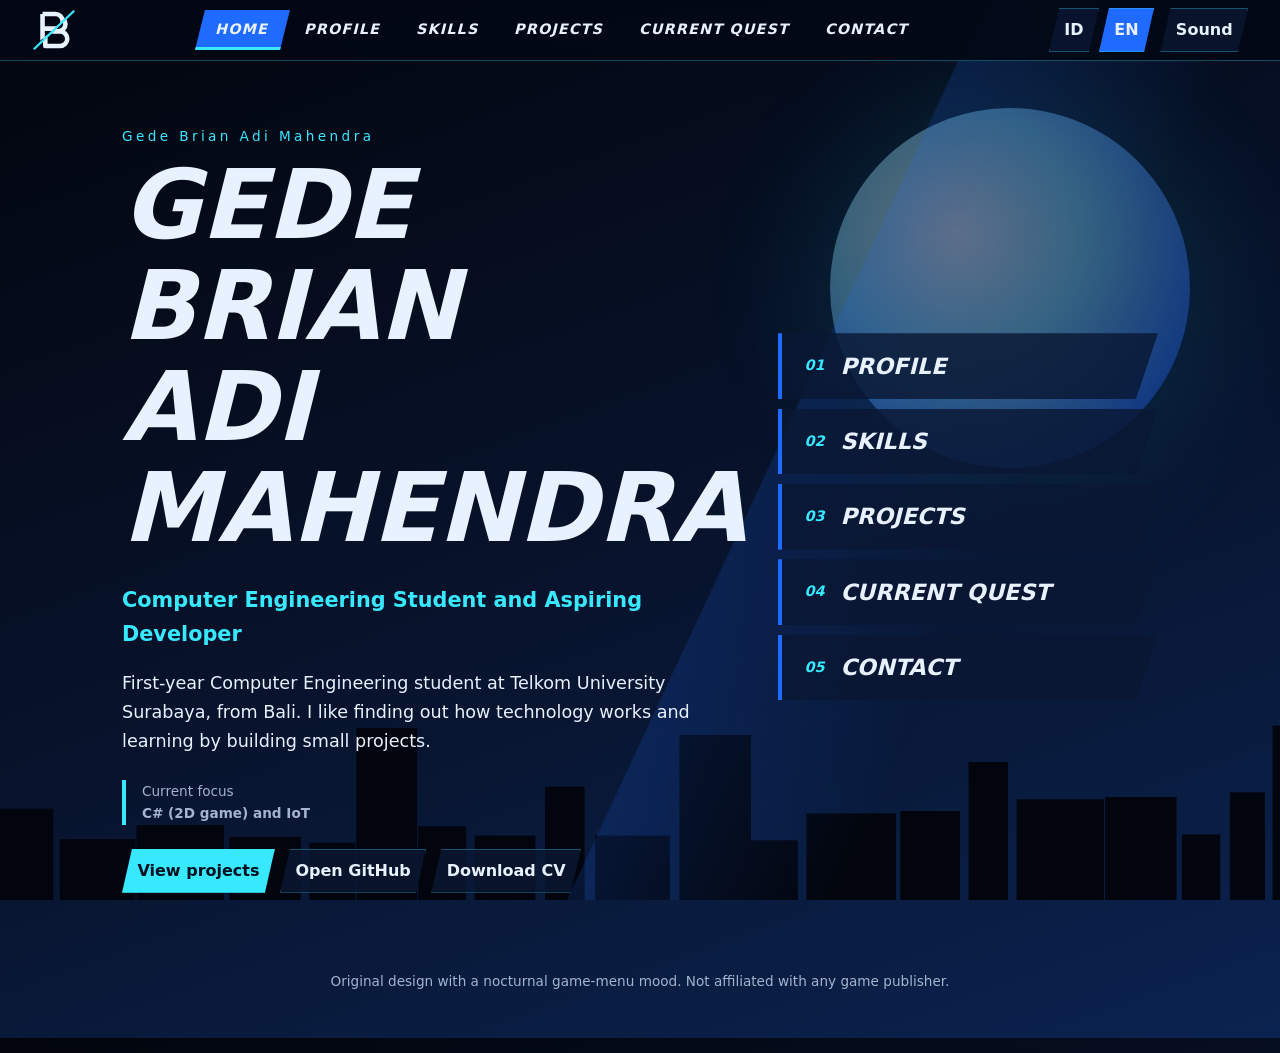
<file: index.html>
<!doctype html>
<html lang="en"><head><meta charset="utf-8"><meta name="viewport" content="width=device-width,initial-scale=1">
<title>Home | Gede Brian Adi Mahendra</title>
<meta name="description" content="Portfolio of Gede Brian Adi Mahendra, Computer Engineering student at Telkom University Surabaya.">
<link rel="icon" href="assets/images/logo.svg"><link rel="stylesheet" href="css/style.css">
<script defer src="js/projects.js"></script><script defer src="js/language.js"></script><script defer src="js/transitions.js"></script><script defer src="js/main.js"></script></head>
<body data-page="index.html" data-title="nav.home">
<a class="skip" href="#main"><span data-i18n="skip">Skip to content</span></a>
<div class="bg" aria-hidden="true"><div class="moon"></div><svg class="sky" viewBox="0 0 1200 200" preserveAspectRatio="none"><rect x="0" y="122" width="50" height="78"/><rect x="56" y="148" width="71" height="52"/><rect x="128" y="136" width="82" height="64"/><rect x="215" y="146" width="67" height="54"/><rect x="290" y="151" width="43" height="49"/><rect x="334" y="53" width="57" height="147"/><rect x="392" y="137" width="45" height="63"/><rect x="445" y="145" width="57" height="55"/><rect x="511" y="103" width="37" height="97"/><rect x="558" y="145" width="70" height="55"/><rect x="637" y="59" width="67" height="141"/><rect x="704" y="149" width="44" height="51"/><rect x="756" y="126" width="84" height="74"/><rect x="844" y="124" width="56" height="76"/><rect x="908" y="82" width="37" height="118"/><rect x="953" y="114" width="82" height="86"/><rect x="1036" y="112" width="67" height="88"/><rect x="1108" y="144" width="36" height="56"/><rect x="1153" y="108" width="33" height="92"/><rect x="1193" y="51" width="73" height="149"/></svg></div>
<header class="bar"><a class="brand" href="index.html" aria-label="Gede Brian Adi Mahendra"><svg viewBox="0 0 48 48" width="44" height="44" aria-hidden="true"><defs><path id="lb" d="M13 8h14a8 8 0 0 1 0 16H13m0 0h16a8 8 0 0 1 0 16H13V8" fill="none" stroke="#e8f1ff" stroke-width="5" stroke-linejoin="round"/><clipPath id="la"><polygon points="0,0 48,0 48,3 0,43"/></clipPath><clipPath id="lc"><polygon points="0,43 48,3 48,48 0,48"/></clipPath></defs><g clip-path="url(#la)"><use href="#lb" transform="translate(-1.5,-1.5)"/></g><g clip-path="url(#lc)"><use href="#lb" transform="translate(1.5,1.5)"/></g><path d="M2 45L46 3" stroke="#38e8ff" stroke-width="2.5"/></svg></a>
<nav id="nav" aria-label="Main"><a href="index.html" style="--i:0" aria-current="page"><span data-i18n="nav.home">Home</span></a><a href="profile.html" style="--i:1"><span data-i18n="nav.profile">Profile</span></a><a href="skills.html" style="--i:2"><span data-i18n="nav.skills">Skills</span></a><a href="projects.html" style="--i:3"><span data-i18n="nav.projects">Projects</span></a><a href="quest.html" style="--i:4"><span data-i18n="nav.quest">Current Quest</span></a><a href="contact.html" style="--i:5"><span data-i18n="nav.contact">Contact</span></a></nav>
<div class="tools"><div role="group" aria-label="Language" class="lang"><button type="button" data-lang="id" aria-pressed="false">ID</button><button type="button" data-lang="en" aria-pressed="true">EN</button></div>
<button type="button" id="snd" aria-pressed="false"><span data-i18n="snd">Sound</span></button>
<button type="button" id="burger" aria-expanded="false" aria-controls="nav"><span data-i18n="menu">Menu</span></button></div></header>
<main id="main">
<section class="hero"><div>
<p class="kicker">Gede Brian Adi Mahendra</p>
<h1 class="title big">Gede Brian<br>Adi Mahendra</h1>
<p class="role"><span data-i18n="home.role">Computer Engineering Student and Aspiring Developer</span></p><p class="lead"><span data-i18n="home.intro">First-year Computer Engineering student at Telkom University Surabaya, from Bali. I like finding out how technology works and learning by building small projects.</span></p>
<p class="focus"><span><span data-i18n="home.focus">Current focus</span></span> <strong><span data-i18n="home.focusv">C# (2D game) and IoT</span></strong></p>
<p class="cta"><a class="btn pri" href="projects.html"><span data-i18n="home.cta1">View projects</span></a> <a class="btn" href="https://github.com/Brian-Adi01" target="_blank" rel="noopener"><span data-i18n="home.cta2">Open GitHub</span></a> <a class="btn" href="assets/cv/CV-Gede-Brian-Adi-Mahendra-EN.pdf" data-cv download><span data-i18n="cv.dl">Download CV</span></a></p></div>
<nav class="menu" aria-label="Main menu" data-i18n-aria="home.menu"><a href="profile.html" style="--i:0"><b>01</b><span data-i18n="nav.profile">Profile</span></a><a href="skills.html" style="--i:1"><b>02</b><span data-i18n="nav.skills">Skills</span></a><a href="projects.html" style="--i:2"><b>03</b><span data-i18n="nav.projects">Projects</span></a><a href="quest.html" style="--i:3"><b>04</b><span data-i18n="nav.quest">Current Quest</span></a><a href="contact.html" style="--i:4"><b>05</b><span data-i18n="nav.contact">Contact</span></a></nav></section>
</main>
<footer><p data-i18n="foot">Original design with a nocturnal game-menu mood. Not affiliated with any game publisher.</p></footer>
<dialog id="zoom"><img alt=""><button type="button" onclick="this.parentNode.close()">X</button></dialog>
<div class="wipe" aria-hidden="true"></div>
</body></html>
</file>
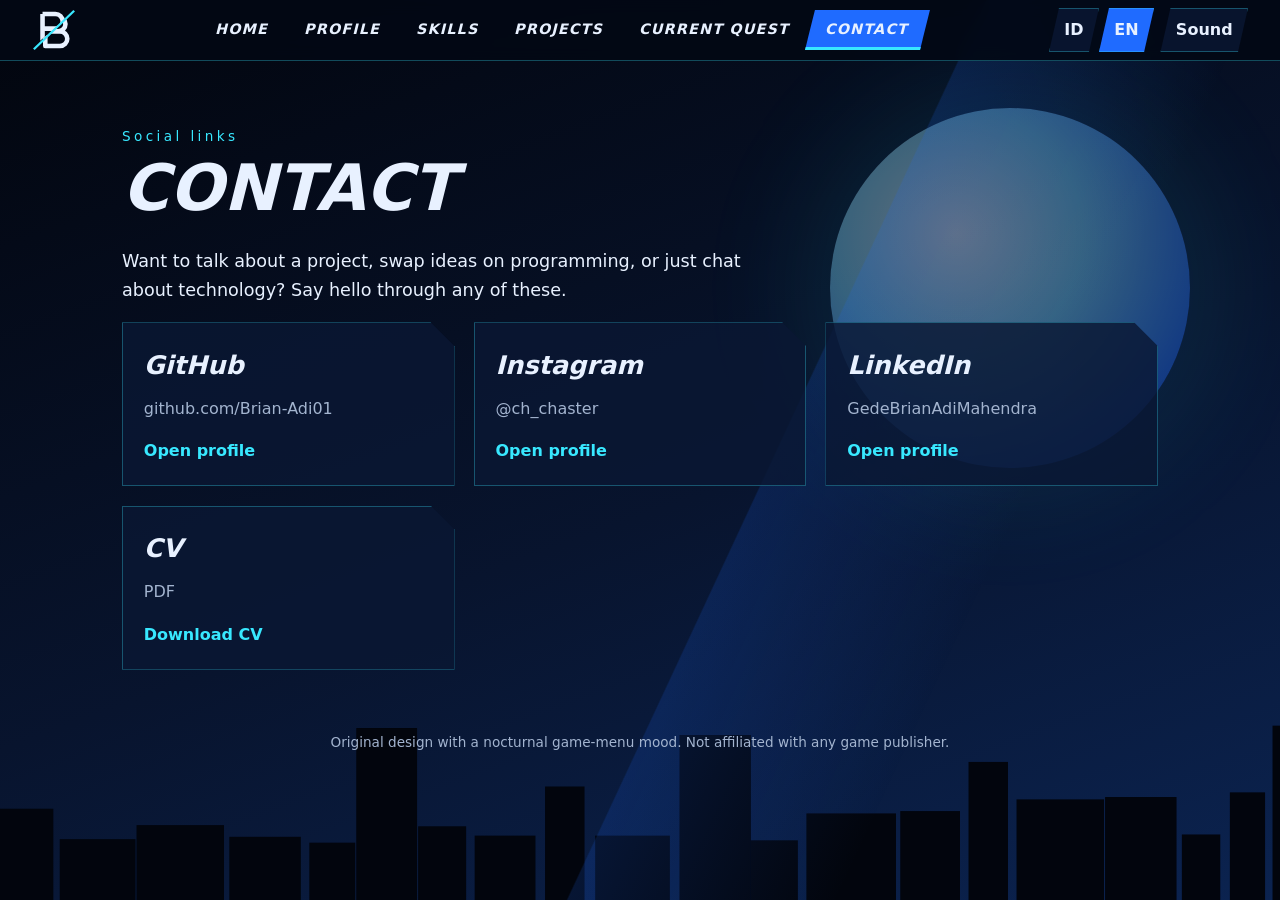
<file: contact.html>
<!doctype html>
<html lang="en"><head><meta charset="utf-8"><meta name="viewport" content="width=device-width,initial-scale=1">
<title>Contact | Gede Brian Adi Mahendra</title>
<meta name="description" content="Portfolio of Gede Brian Adi Mahendra, Computer Engineering student at Telkom University Surabaya.">
<link rel="icon" href="assets/images/logo.svg"><link rel="stylesheet" href="css/style.css">
<script defer src="js/projects.js"></script><script defer src="js/language.js"></script><script defer src="js/transitions.js"></script><script defer src="js/main.js"></script></head>
<body data-page="contact.html" data-title="nav.contact">
<a class="skip" href="#main"><span data-i18n="skip">Skip to content</span></a>
<div class="bg" aria-hidden="true"><div class="moon"></div><svg class="sky" viewBox="0 0 1200 200" preserveAspectRatio="none"><rect x="0" y="122" width="50" height="78"/><rect x="56" y="148" width="71" height="52"/><rect x="128" y="136" width="82" height="64"/><rect x="215" y="146" width="67" height="54"/><rect x="290" y="151" width="43" height="49"/><rect x="334" y="53" width="57" height="147"/><rect x="392" y="137" width="45" height="63"/><rect x="445" y="145" width="57" height="55"/><rect x="511" y="103" width="37" height="97"/><rect x="558" y="145" width="70" height="55"/><rect x="637" y="59" width="67" height="141"/><rect x="704" y="149" width="44" height="51"/><rect x="756" y="126" width="84" height="74"/><rect x="844" y="124" width="56" height="76"/><rect x="908" y="82" width="37" height="118"/><rect x="953" y="114" width="82" height="86"/><rect x="1036" y="112" width="67" height="88"/><rect x="1108" y="144" width="36" height="56"/><rect x="1153" y="108" width="33" height="92"/><rect x="1193" y="51" width="73" height="149"/></svg></div>
<header class="bar"><a class="brand" href="index.html" aria-label="Gede Brian Adi Mahendra"><svg viewBox="0 0 48 48" width="44" height="44" aria-hidden="true"><defs><path id="lb" d="M13 8h14a8 8 0 0 1 0 16H13m0 0h16a8 8 0 0 1 0 16H13V8" fill="none" stroke="#e8f1ff" stroke-width="5" stroke-linejoin="round"/><clipPath id="la"><polygon points="0,0 48,0 48,3 0,43"/></clipPath><clipPath id="lc"><polygon points="0,43 48,3 48,48 0,48"/></clipPath></defs><g clip-path="url(#la)"><use href="#lb" transform="translate(-1.5,-1.5)"/></g><g clip-path="url(#lc)"><use href="#lb" transform="translate(1.5,1.5)"/></g><path d="M2 45L46 3" stroke="#38e8ff" stroke-width="2.5"/></svg></a>
<nav id="nav" aria-label="Main"><a href="index.html" style="--i:0"><span data-i18n="nav.home">Home</span></a><a href="profile.html" style="--i:1"><span data-i18n="nav.profile">Profile</span></a><a href="skills.html" style="--i:2"><span data-i18n="nav.skills">Skills</span></a><a href="projects.html" style="--i:3"><span data-i18n="nav.projects">Projects</span></a><a href="quest.html" style="--i:4"><span data-i18n="nav.quest">Current Quest</span></a><a href="contact.html" style="--i:5" aria-current="page"><span data-i18n="nav.contact">Contact</span></a></nav>
<div class="tools"><div role="group" aria-label="Language" class="lang"><button type="button" data-lang="id" aria-pressed="false">ID</button><button type="button" data-lang="en" aria-pressed="true">EN</button></div>
<button type="button" id="snd" aria-pressed="false"><span data-i18n="snd">Sound</span></button>
<button type="button" id="burger" aria-expanded="false" aria-controls="nav"><span data-i18n="menu">Menu</span></button></div></header>
<main id="main">
<p class="kicker"><span data-i18n="contact.sub">Social links</span></p><h1 class="title"><span data-i18n="contact.title">Contact</span></h1><p class="lead"><span data-i18n="contact.msg">Want to talk about a project, swap ideas on programming, or just chat about technology? Say hello through any of these.</span></p>
<div class="grid"><a class="card soc" href="https://github.com/Brian-Adi01" target="_blank" rel="noopener" data-social="github"><h2>GitHub</h2><p>github.com/Brian-Adi01</p><span class="open"><span data-i18n="contact.go">Open profile</span></span></a><a class="card soc" href="https://www.instagram.com/ch_chaster" target="_blank" rel="noopener" data-social="instagram"><h2>Instagram</h2><p>@ch_chaster</p><span class="open"><span data-i18n="contact.go">Open profile</span></span></a><a class="card soc" href="https://www.linkedin.com/in/gede-brian-adi-mahendra-205521425" target="_blank" rel="noopener" data-social="linkedin"><h2>LinkedIn</h2><p>GedeBrianAdiMahendra</p><span class="open"><span data-i18n="contact.go">Open profile</span></span></a><a class="card soc" href="assets/cv/CV-Gede-Brian-Adi-Mahendra-EN.pdf" data-cv download><h2>CV</h2><p>PDF</p><span class="open" data-i18n="cv.dl">Download CV</span></a></div>
</main>
<footer><p data-i18n="foot">Original design with a nocturnal game-menu mood. Not affiliated with any game publisher.</p></footer>
<dialog id="zoom"><img alt=""><button type="button" onclick="this.parentNode.close()">X</button></dialog>
<div class="wipe" aria-hidden="true"></div>
</body></html>
</file>
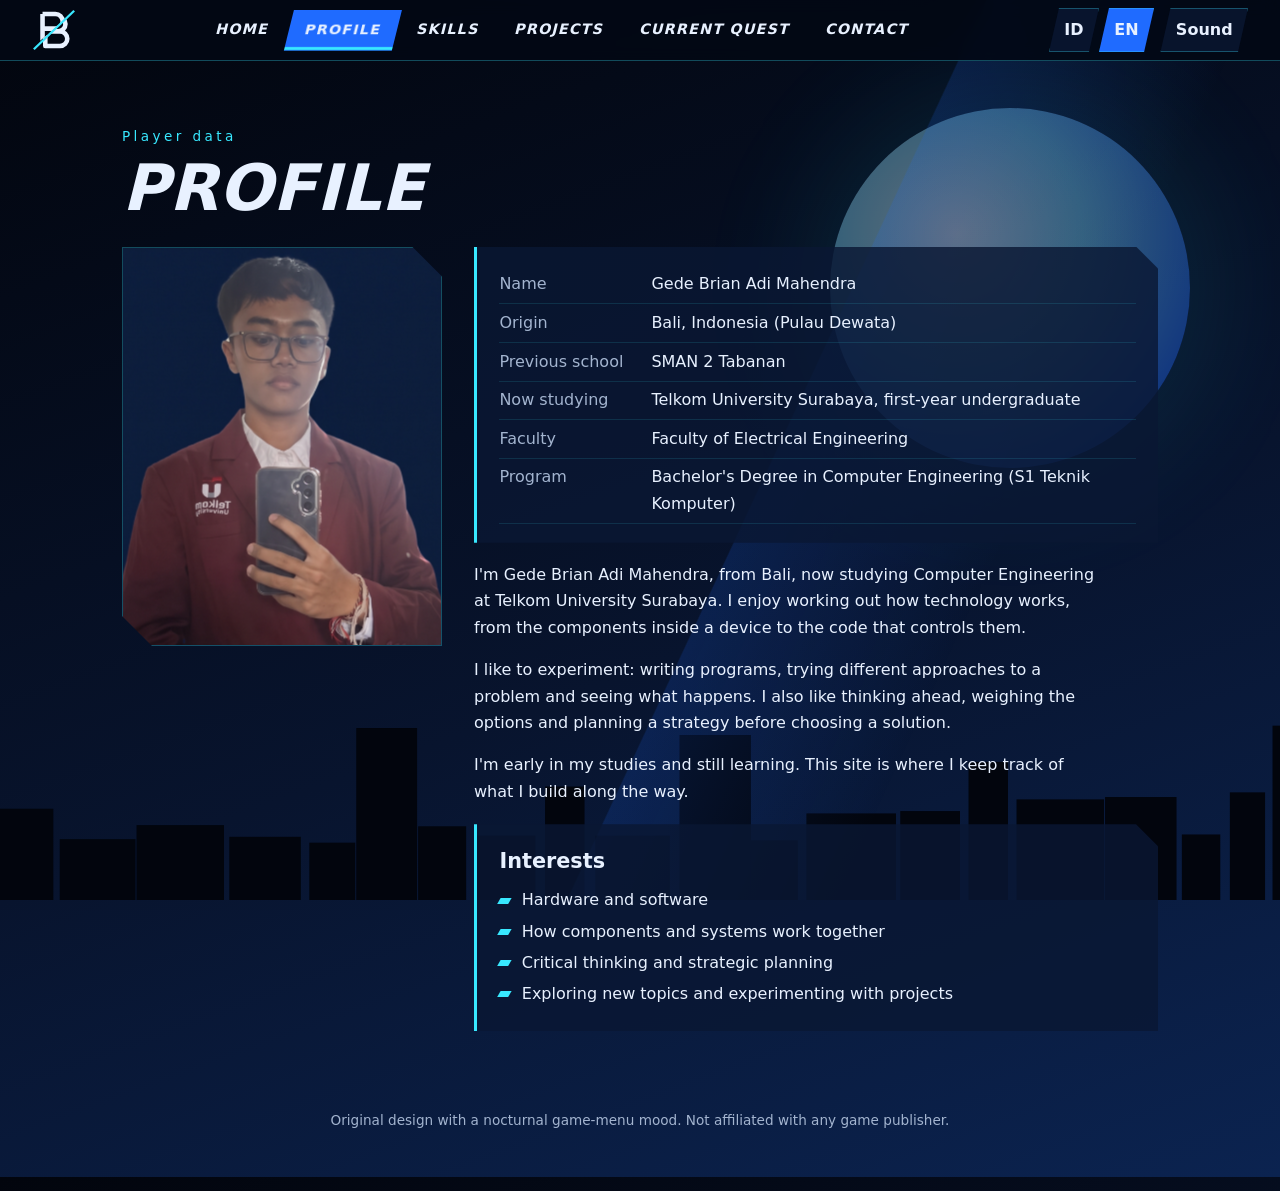
<file: profile.html>
<!doctype html>
<html lang="en"><head><meta charset="utf-8"><meta name="viewport" content="width=device-width,initial-scale=1">
<title>Profile | Gede Brian Adi Mahendra</title>
<meta name="description" content="Portfolio of Gede Brian Adi Mahendra, Computer Engineering student at Telkom University Surabaya.">
<link rel="icon" href="assets/images/logo.svg"><link rel="stylesheet" href="css/style.css">
<script defer src="js/projects.js"></script><script defer src="js/language.js"></script><script defer src="js/transitions.js"></script><script defer src="js/main.js"></script></head>
<body data-page="profile.html" data-title="nav.profile">
<a class="skip" href="#main"><span data-i18n="skip">Skip to content</span></a>
<div class="bg" aria-hidden="true"><div class="moon"></div><svg class="sky" viewBox="0 0 1200 200" preserveAspectRatio="none"><rect x="0" y="122" width="50" height="78"/><rect x="56" y="148" width="71" height="52"/><rect x="128" y="136" width="82" height="64"/><rect x="215" y="146" width="67" height="54"/><rect x="290" y="151" width="43" height="49"/><rect x="334" y="53" width="57" height="147"/><rect x="392" y="137" width="45" height="63"/><rect x="445" y="145" width="57" height="55"/><rect x="511" y="103" width="37" height="97"/><rect x="558" y="145" width="70" height="55"/><rect x="637" y="59" width="67" height="141"/><rect x="704" y="149" width="44" height="51"/><rect x="756" y="126" width="84" height="74"/><rect x="844" y="124" width="56" height="76"/><rect x="908" y="82" width="37" height="118"/><rect x="953" y="114" width="82" height="86"/><rect x="1036" y="112" width="67" height="88"/><rect x="1108" y="144" width="36" height="56"/><rect x="1153" y="108" width="33" height="92"/><rect x="1193" y="51" width="73" height="149"/></svg></div>
<header class="bar"><a class="brand" href="index.html" aria-label="Gede Brian Adi Mahendra"><svg viewBox="0 0 48 48" width="44" height="44" aria-hidden="true"><defs><path id="lb" d="M13 8h14a8 8 0 0 1 0 16H13m0 0h16a8 8 0 0 1 0 16H13V8" fill="none" stroke="#e8f1ff" stroke-width="5" stroke-linejoin="round"/><clipPath id="la"><polygon points="0,0 48,0 48,3 0,43"/></clipPath><clipPath id="lc"><polygon points="0,43 48,3 48,48 0,48"/></clipPath></defs><g clip-path="url(#la)"><use href="#lb" transform="translate(-1.5,-1.5)"/></g><g clip-path="url(#lc)"><use href="#lb" transform="translate(1.5,1.5)"/></g><path d="M2 45L46 3" stroke="#38e8ff" stroke-width="2.5"/></svg></a>
<nav id="nav" aria-label="Main"><a href="index.html" style="--i:0"><span data-i18n="nav.home">Home</span></a><a href="profile.html" style="--i:1" aria-current="page"><span data-i18n="nav.profile">Profile</span></a><a href="skills.html" style="--i:2"><span data-i18n="nav.skills">Skills</span></a><a href="projects.html" style="--i:3"><span data-i18n="nav.projects">Projects</span></a><a href="quest.html" style="--i:4"><span data-i18n="nav.quest">Current Quest</span></a><a href="contact.html" style="--i:5"><span data-i18n="nav.contact">Contact</span></a></nav>
<div class="tools"><div role="group" aria-label="Language" class="lang"><button type="button" data-lang="id" aria-pressed="false">ID</button><button type="button" data-lang="en" aria-pressed="true">EN</button></div>
<button type="button" id="snd" aria-pressed="false"><span data-i18n="snd">Sound</span></button>
<button type="button" id="burger" aria-expanded="false" aria-controls="nav"><span data-i18n="menu">Menu</span></button></div></header>
<main id="main">
<p class="kicker"><span data-i18n="profile.sub">Player data</span></p><h1 class="title"><span data-i18n="nav.profile">Profile</span></h1>
<div class="two"><figure class="avatar"><img src="assets/images/avatar-placeholder.svg" data-avatar data-i18n-alt="alt.avatar" alt="Neutral avatar placeholder" width="400" height="500"></figure>
<div><dl class="panel meta"><div><dt><span data-i18n="profile.name">Name</span></dt><dd>Gede Brian Adi Mahendra</dd></div><div><dt><span data-i18n="profile.origin">Origin</span></dt><dd><span data-i18n="profile.o">Bali, Indonesia (Pulau Dewata)</span></dd></div><div><dt><span data-i18n="profile.prev">Previous school</span></dt><dd>SMAN 2 Tabanan</dd></div><div><dt><span data-i18n="profile.now">Now studying</span></dt><dd><span data-i18n="profile.n">Telkom University Surabaya, first-year undergraduate</span></dd></div><div><dt><span data-i18n="profile.fac">Faculty</span></dt><dd><span data-i18n="profile.f">Faculty of Electrical Engineering</span></dd></div><div><dt><span data-i18n="profile.prog">Program</span></dt><dd><span data-i18n="profile.p">Bachelor's Degree in Computer Engineering (S1 Teknik Komputer)</span></dd></div></dl>
<div class="prose"><p><span data-i18n="profile.b1">I'm Gede Brian Adi Mahendra, from Bali, now studying Computer Engineering at Telkom University Surabaya. I enjoy working out how technology works, from the components inside a device to the code that controls them.</span></p><p><span data-i18n="profile.b2">I like to experiment: writing programs, trying different approaches to a problem and seeing what happens. I also like thinking ahead, weighing the options and planning a strategy before choosing a solution.</span></p><p><span data-i18n="profile.b3">I'm early in my studies and still learning. This site is where I keep track of what I build along the way.</span></p></div>
<div class="panel"><h2><span data-i18n="profile.ih">Interests</span></h2><ul class="ticks"><li><span data-i18n="profile.i1">Hardware and software</span></li><li><span data-i18n="profile.i2">How components and systems work together</span></li><li><span data-i18n="profile.i3">Critical thinking and strategic planning</span></li><li><span data-i18n="profile.i4">Exploring new topics and experimenting with projects</span></li></ul></div></div></div>
</main>
<footer><p data-i18n="foot">Original design with a nocturnal game-menu mood. Not affiliated with any game publisher.</p></footer>
<dialog id="zoom"><img alt=""><button type="button" onclick="this.parentNode.close()">X</button></dialog>
<div class="wipe" aria-hidden="true"></div>
</body></html>
</file>
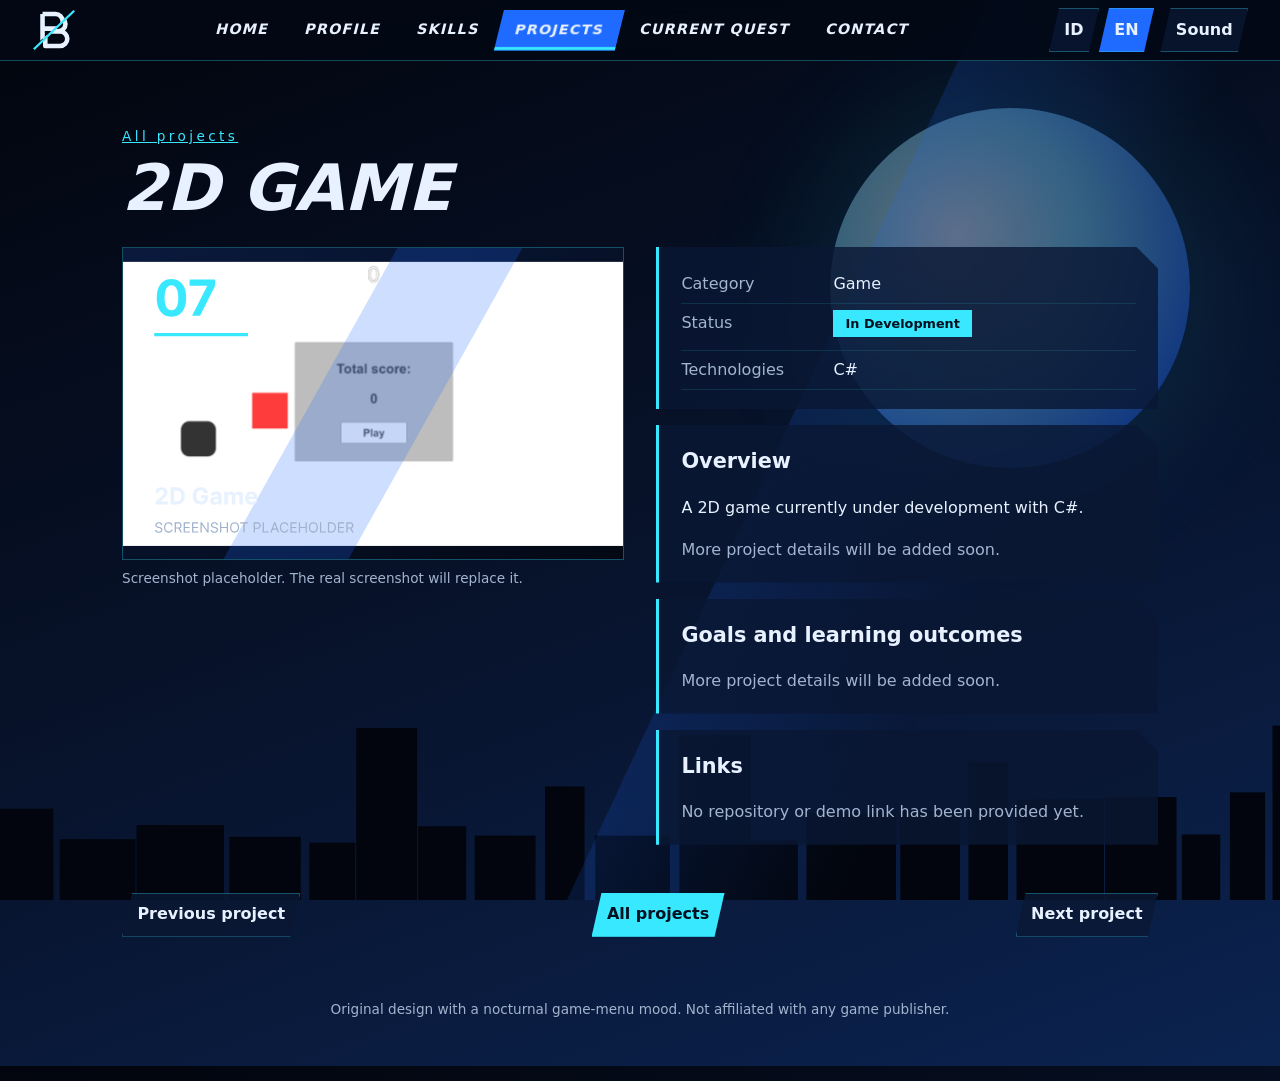
<file: project-2d-game.html>
<!doctype html>
<html lang="en"><head><meta charset="utf-8"><meta name="viewport" content="width=device-width,initial-scale=1">
<title>Projects | Gede Brian Adi Mahendra</title>
<meta name="description" content="Portfolio of Gede Brian Adi Mahendra, Computer Engineering student at Telkom University Surabaya.">
<link rel="icon" href="assets/images/logo.svg"><link rel="stylesheet" href="css/style.css">
<script defer src="js/projects.js"></script><script defer src="js/language.js"></script><script defer src="js/transitions.js"></script><script defer src="js/main.js"></script></head>
<body data-page="project-2d-game.html" data-title="nav.projects" data-project="2d-game">
<a class="skip" href="#main"><span data-i18n="skip">Skip to content</span></a>
<div class="bg" aria-hidden="true"><div class="moon"></div><svg class="sky" viewBox="0 0 1200 200" preserveAspectRatio="none"><rect x="0" y="122" width="50" height="78"/><rect x="56" y="148" width="71" height="52"/><rect x="128" y="136" width="82" height="64"/><rect x="215" y="146" width="67" height="54"/><rect x="290" y="151" width="43" height="49"/><rect x="334" y="53" width="57" height="147"/><rect x="392" y="137" width="45" height="63"/><rect x="445" y="145" width="57" height="55"/><rect x="511" y="103" width="37" height="97"/><rect x="558" y="145" width="70" height="55"/><rect x="637" y="59" width="67" height="141"/><rect x="704" y="149" width="44" height="51"/><rect x="756" y="126" width="84" height="74"/><rect x="844" y="124" width="56" height="76"/><rect x="908" y="82" width="37" height="118"/><rect x="953" y="114" width="82" height="86"/><rect x="1036" y="112" width="67" height="88"/><rect x="1108" y="144" width="36" height="56"/><rect x="1153" y="108" width="33" height="92"/><rect x="1193" y="51" width="73" height="149"/></svg></div>
<header class="bar"><a class="brand" href="index.html" aria-label="Gede Brian Adi Mahendra"><svg viewBox="0 0 48 48" width="44" height="44" aria-hidden="true"><defs><path id="lb" d="M13 8h14a8 8 0 0 1 0 16H13m0 0h16a8 8 0 0 1 0 16H13V8" fill="none" stroke="#e8f1ff" stroke-width="5" stroke-linejoin="round"/><clipPath id="la"><polygon points="0,0 48,0 48,3 0,43"/></clipPath><clipPath id="lc"><polygon points="0,43 48,3 48,48 0,48"/></clipPath></defs><g clip-path="url(#la)"><use href="#lb" transform="translate(-1.5,-1.5)"/></g><g clip-path="url(#lc)"><use href="#lb" transform="translate(1.5,1.5)"/></g><path d="M2 45L46 3" stroke="#38e8ff" stroke-width="2.5"/></svg></a>
<nav id="nav" aria-label="Main"><a href="index.html" style="--i:0"><span data-i18n="nav.home">Home</span></a><a href="profile.html" style="--i:1"><span data-i18n="nav.profile">Profile</span></a><a href="skills.html" style="--i:2"><span data-i18n="nav.skills">Skills</span></a><a href="projects.html" style="--i:3" aria-current="page"><span data-i18n="nav.projects">Projects</span></a><a href="quest.html" style="--i:4"><span data-i18n="nav.quest">Current Quest</span></a><a href="contact.html" style="--i:5"><span data-i18n="nav.contact">Contact</span></a></nav>
<div class="tools"><div role="group" aria-label="Language" class="lang"><button type="button" data-lang="id" aria-pressed="false">ID</button><button type="button" data-lang="en" aria-pressed="true">EN</button></div>
<button type="button" id="snd" aria-pressed="false"><span data-i18n="snd">Sound</span></button>
<button type="button" id="burger" aria-expanded="false" aria-controls="nav"><span data-i18n="menu">Menu</span></button></div></header>
<main id="main">
<p class="kicker"><a href="projects.html"><span data-i18n="proj.back">All projects</span></a></p><h1 class="title"><span data-i18n="2d-game.n">2D Game</span></h1>
<div class="two wide"><figure class="shot"><img data-project="2d-game" src="assets/images/project-2d-game-placeholder.svg" data-i18n-alt="alt.thumb" alt="Placeholder thumbnail, screenshot pending" width="640" height="400" loading="lazy"><figcaption><span data-i18n="proj.gal2">Screenshot placeholder. The real screenshot will replace it.</span></figcaption></figure>
<div><dl class="panel meta"><div><dt><span data-i18n="proj.cat">Category</span></dt><dd><span data-i18n="cat.game">Game</span></dd></div><div><dt><span data-i18n="proj.st">Status</span></dt><dd><span class="badge live" data-i18n="proj.dev">In Development</span></dd></div><div><dt><span data-i18n="proj.tech">Technologies</span></dt><dd>C#</dd></div></dl>
<div class="panel"><h2><span data-i18n="proj.ov">Overview</span></h2><p><span data-i18n="2d-game.d">A 2D game currently under development with C#.</span></p><p class="mute"><span data-i18n="proj.soon">More project details will be added soon.</span></p></div>
<div class="panel"><h2><span data-i18n="proj.goals">Goals and learning outcomes</span></h2><p class="mute"><span data-i18n="proj.soon">More project details will be added soon.</span></p></div>
<div class="panel"><h2><span data-i18n="proj.links">Links</span></h2><p class="mute" id="links"><span data-i18n="proj.nolink">No repository or demo link has been provided yet.</span></p></div></div></div>
<nav class="pager" aria-label="Projects"><a class="btn" href="project-arduino.html"><span data-i18n="proj.prev">Previous project</span></a><a class="btn pri" href="projects.html"><span data-i18n="proj.back">All projects</span></a><a class="btn" href="project-macro.html"><span data-i18n="proj.next">Next project</span></a></nav>
</main>
<footer><p data-i18n="foot">Original design with a nocturnal game-menu mood. Not affiliated with any game publisher.</p></footer>
<dialog id="zoom"><img alt=""><button type="button" onclick="this.parentNode.close()">X</button></dialog>
<div class="wipe" aria-hidden="true"></div>
</body></html>
</file>
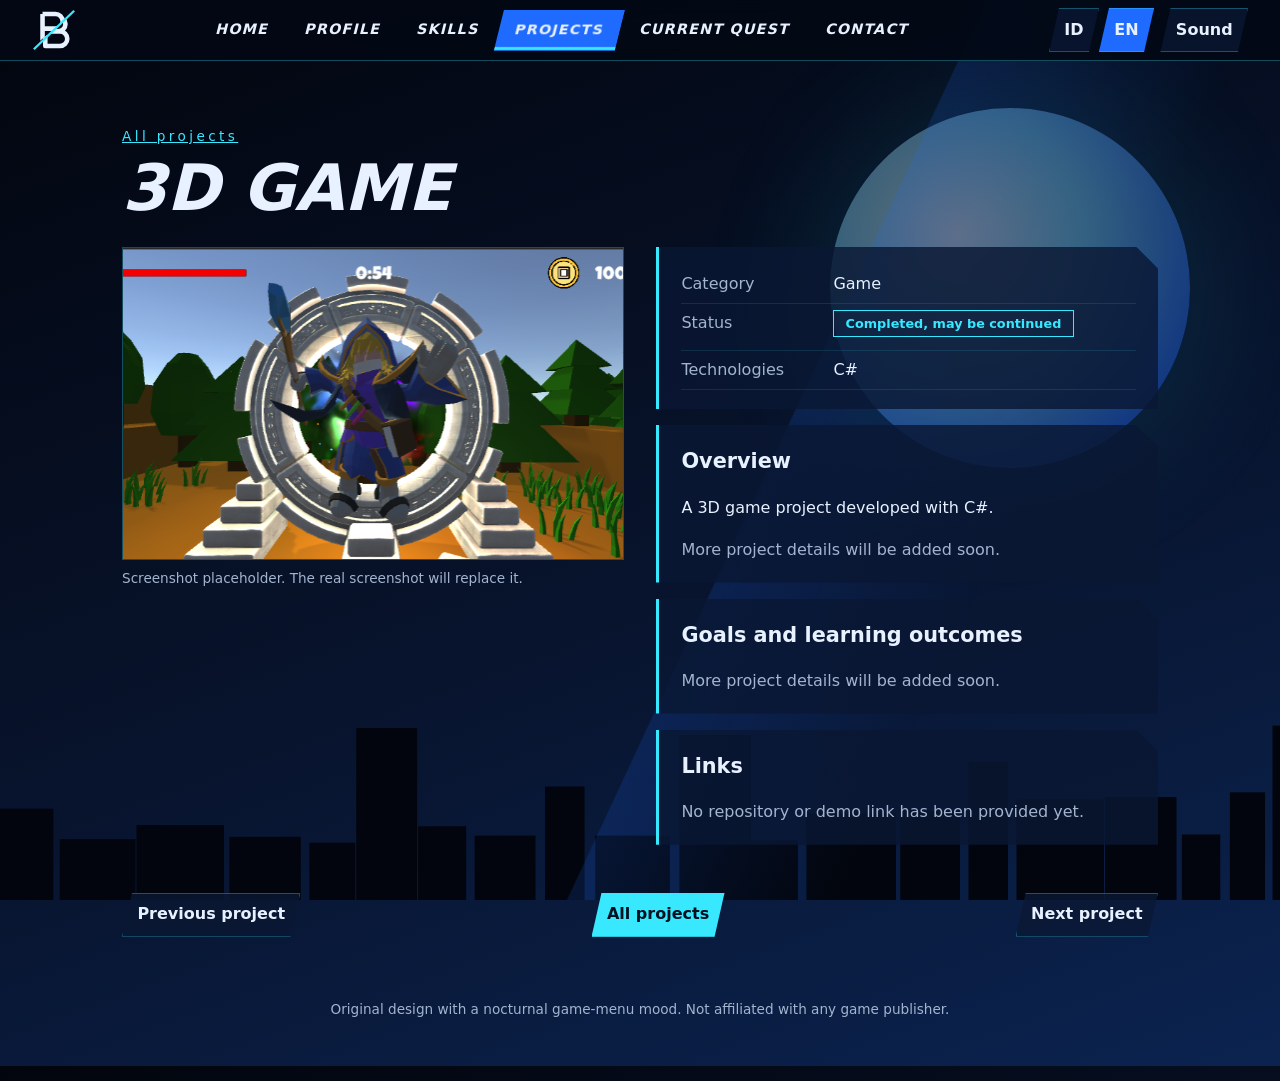
<file: project-3d-game.html>
<!doctype html>
<html lang="en"><head><meta charset="utf-8"><meta name="viewport" content="width=device-width,initial-scale=1">
<title>Projects | Gede Brian Adi Mahendra</title>
<meta name="description" content="Portfolio of Gede Brian Adi Mahendra, Computer Engineering student at Telkom University Surabaya.">
<link rel="icon" href="assets/images/logo.svg"><link rel="stylesheet" href="css/style.css">
<script defer src="js/projects.js"></script><script defer src="js/language.js"></script><script defer src="js/transitions.js"></script><script defer src="js/main.js"></script></head>
<body data-page="project-3d-game.html" data-title="nav.projects" data-project="3d-game">
<a class="skip" href="#main"><span data-i18n="skip">Skip to content</span></a>
<div class="bg" aria-hidden="true"><div class="moon"></div><svg class="sky" viewBox="0 0 1200 200" preserveAspectRatio="none"><rect x="0" y="122" width="50" height="78"/><rect x="56" y="148" width="71" height="52"/><rect x="128" y="136" width="82" height="64"/><rect x="215" y="146" width="67" height="54"/><rect x="290" y="151" width="43" height="49"/><rect x="334" y="53" width="57" height="147"/><rect x="392" y="137" width="45" height="63"/><rect x="445" y="145" width="57" height="55"/><rect x="511" y="103" width="37" height="97"/><rect x="558" y="145" width="70" height="55"/><rect x="637" y="59" width="67" height="141"/><rect x="704" y="149" width="44" height="51"/><rect x="756" y="126" width="84" height="74"/><rect x="844" y="124" width="56" height="76"/><rect x="908" y="82" width="37" height="118"/><rect x="953" y="114" width="82" height="86"/><rect x="1036" y="112" width="67" height="88"/><rect x="1108" y="144" width="36" height="56"/><rect x="1153" y="108" width="33" height="92"/><rect x="1193" y="51" width="73" height="149"/></svg></div>
<header class="bar"><a class="brand" href="index.html" aria-label="Gede Brian Adi Mahendra"><svg viewBox="0 0 48 48" width="44" height="44" aria-hidden="true"><defs><path id="lb" d="M13 8h14a8 8 0 0 1 0 16H13m0 0h16a8 8 0 0 1 0 16H13V8" fill="none" stroke="#e8f1ff" stroke-width="5" stroke-linejoin="round"/><clipPath id="la"><polygon points="0,0 48,0 48,3 0,43"/></clipPath><clipPath id="lc"><polygon points="0,43 48,3 48,48 0,48"/></clipPath></defs><g clip-path="url(#la)"><use href="#lb" transform="translate(-1.5,-1.5)"/></g><g clip-path="url(#lc)"><use href="#lb" transform="translate(1.5,1.5)"/></g><path d="M2 45L46 3" stroke="#38e8ff" stroke-width="2.5"/></svg></a>
<nav id="nav" aria-label="Main"><a href="index.html" style="--i:0"><span data-i18n="nav.home">Home</span></a><a href="profile.html" style="--i:1"><span data-i18n="nav.profile">Profile</span></a><a href="skills.html" style="--i:2"><span data-i18n="nav.skills">Skills</span></a><a href="projects.html" style="--i:3" aria-current="page"><span data-i18n="nav.projects">Projects</span></a><a href="quest.html" style="--i:4"><span data-i18n="nav.quest">Current Quest</span></a><a href="contact.html" style="--i:5"><span data-i18n="nav.contact">Contact</span></a></nav>
<div class="tools"><div role="group" aria-label="Language" class="lang"><button type="button" data-lang="id" aria-pressed="false">ID</button><button type="button" data-lang="en" aria-pressed="true">EN</button></div>
<button type="button" id="snd" aria-pressed="false"><span data-i18n="snd">Sound</span></button>
<button type="button" id="burger" aria-expanded="false" aria-controls="nav"><span data-i18n="menu">Menu</span></button></div></header>
<main id="main">
<p class="kicker"><a href="projects.html"><span data-i18n="proj.back">All projects</span></a></p><h1 class="title"><span data-i18n="3d-game.n">3D Game</span></h1>
<div class="two wide"><figure class="shot"><img data-project="3d-game" src="assets/images/project-3d-game-placeholder.svg" data-i18n-alt="alt.thumb" alt="Placeholder thumbnail, screenshot pending" width="640" height="400" loading="lazy"><figcaption><span data-i18n="proj.gal2">Screenshot placeholder. The real screenshot will replace it.</span></figcaption></figure>
<div><dl class="panel meta"><div><dt><span data-i18n="proj.cat">Category</span></dt><dd><span data-i18n="cat.game">Game</span></dd></div><div><dt><span data-i18n="proj.st">Status</span></dt><dd><span class="badge" data-i18n="st.maybe">Completed, may be continued</span></dd></div><div><dt><span data-i18n="proj.tech">Technologies</span></dt><dd>C#</dd></div></dl>
<div class="panel"><h2><span data-i18n="proj.ov">Overview</span></h2><p><span data-i18n="3d-game.d">A 3D game project developed with C#.</span></p><p class="mute"><span data-i18n="proj.soon">More project details will be added soon.</span></p></div>
<div class="panel"><h2><span data-i18n="proj.goals">Goals and learning outcomes</span></h2><p class="mute"><span data-i18n="proj.soon">More project details will be added soon.</span></p></div>
<div class="panel"><h2><span data-i18n="proj.links">Links</span></h2><p class="mute" id="links"><span data-i18n="proj.nolink">No repository or demo link has been provided yet.</span></p></div></div></div>
<nav class="pager" aria-label="Projects"><a class="btn" href="project-google-data.html"><span data-i18n="proj.prev">Previous project</span></a><a class="btn pri" href="projects.html"><span data-i18n="proj.back">All projects</span></a><a class="btn" href="project-roblox.html"><span data-i18n="proj.next">Next project</span></a></nav>
</main>
<footer><p data-i18n="foot">Original design with a nocturnal game-menu mood. Not affiliated with any game publisher.</p></footer>
<dialog id="zoom"><img alt=""><button type="button" onclick="this.parentNode.close()">X</button></dialog>
<div class="wipe" aria-hidden="true"></div>
</body></html>
</file>
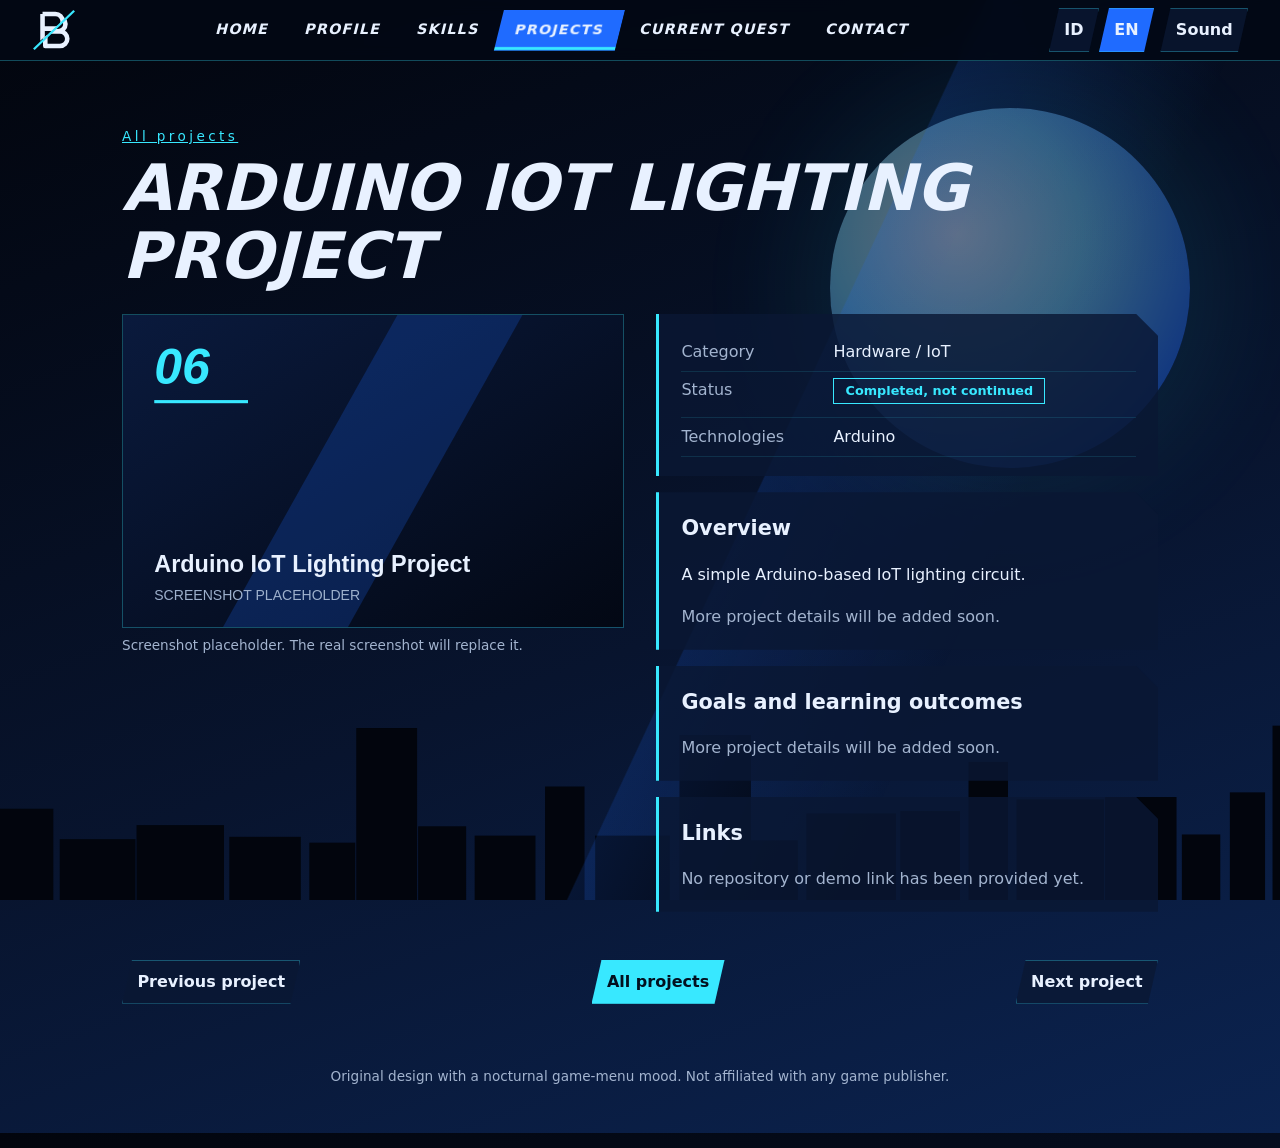
<file: project-arduino.html>
<!doctype html>
<html lang="en"><head><meta charset="utf-8"><meta name="viewport" content="width=device-width,initial-scale=1">
<title>Projects | Gede Brian Adi Mahendra</title>
<meta name="description" content="Portfolio of Gede Brian Adi Mahendra, Computer Engineering student at Telkom University Surabaya.">
<link rel="icon" href="assets/images/logo.svg"><link rel="stylesheet" href="css/style.css">
<script defer src="js/projects.js"></script><script defer src="js/language.js"></script><script defer src="js/transitions.js"></script><script defer src="js/main.js"></script></head>
<body data-page="project-arduino.html" data-title="nav.projects" data-project="arduino">
<a class="skip" href="#main"><span data-i18n="skip">Skip to content</span></a>
<div class="bg" aria-hidden="true"><div class="moon"></div><svg class="sky" viewBox="0 0 1200 200" preserveAspectRatio="none"><rect x="0" y="122" width="50" height="78"/><rect x="56" y="148" width="71" height="52"/><rect x="128" y="136" width="82" height="64"/><rect x="215" y="146" width="67" height="54"/><rect x="290" y="151" width="43" height="49"/><rect x="334" y="53" width="57" height="147"/><rect x="392" y="137" width="45" height="63"/><rect x="445" y="145" width="57" height="55"/><rect x="511" y="103" width="37" height="97"/><rect x="558" y="145" width="70" height="55"/><rect x="637" y="59" width="67" height="141"/><rect x="704" y="149" width="44" height="51"/><rect x="756" y="126" width="84" height="74"/><rect x="844" y="124" width="56" height="76"/><rect x="908" y="82" width="37" height="118"/><rect x="953" y="114" width="82" height="86"/><rect x="1036" y="112" width="67" height="88"/><rect x="1108" y="144" width="36" height="56"/><rect x="1153" y="108" width="33" height="92"/><rect x="1193" y="51" width="73" height="149"/></svg></div>
<header class="bar"><a class="brand" href="index.html" aria-label="Gede Brian Adi Mahendra"><svg viewBox="0 0 48 48" width="44" height="44" aria-hidden="true"><defs><path id="lb" d="M13 8h14a8 8 0 0 1 0 16H13m0 0h16a8 8 0 0 1 0 16H13V8" fill="none" stroke="#e8f1ff" stroke-width="5" stroke-linejoin="round"/><clipPath id="la"><polygon points="0,0 48,0 48,3 0,43"/></clipPath><clipPath id="lc"><polygon points="0,43 48,3 48,48 0,48"/></clipPath></defs><g clip-path="url(#la)"><use href="#lb" transform="translate(-1.5,-1.5)"/></g><g clip-path="url(#lc)"><use href="#lb" transform="translate(1.5,1.5)"/></g><path d="M2 45L46 3" stroke="#38e8ff" stroke-width="2.5"/></svg></a>
<nav id="nav" aria-label="Main"><a href="index.html" style="--i:0"><span data-i18n="nav.home">Home</span></a><a href="profile.html" style="--i:1"><span data-i18n="nav.profile">Profile</span></a><a href="skills.html" style="--i:2"><span data-i18n="nav.skills">Skills</span></a><a href="projects.html" style="--i:3" aria-current="page"><span data-i18n="nav.projects">Projects</span></a><a href="quest.html" style="--i:4"><span data-i18n="nav.quest">Current Quest</span></a><a href="contact.html" style="--i:5"><span data-i18n="nav.contact">Contact</span></a></nav>
<div class="tools"><div role="group" aria-label="Language" class="lang"><button type="button" data-lang="id" aria-pressed="false">ID</button><button type="button" data-lang="en" aria-pressed="true">EN</button></div>
<button type="button" id="snd" aria-pressed="false"><span data-i18n="snd">Sound</span></button>
<button type="button" id="burger" aria-expanded="false" aria-controls="nav"><span data-i18n="menu">Menu</span></button></div></header>
<main id="main">
<p class="kicker"><a href="projects.html"><span data-i18n="proj.back">All projects</span></a></p><h1 class="title"><span data-i18n="arduino.n">Arduino IoT Lighting Project</span></h1>
<div class="two wide"><figure class="shot"><img data-project="arduino" src="assets/images/project-arduino-placeholder.svg" data-i18n-alt="alt.thumb" alt="Placeholder thumbnail, screenshot pending" width="640" height="400" loading="lazy"><figcaption><span data-i18n="proj.gal2">Screenshot placeholder. The real screenshot will replace it.</span></figcaption></figure>
<div><dl class="panel meta"><div><dt><span data-i18n="proj.cat">Category</span></dt><dd><span data-i18n="cat.iot">Hardware / IoT</span></dd></div><div><dt><span data-i18n="proj.st">Status</span></dt><dd><span class="badge" data-i18n="st.stop">Completed, not continued</span></dd></div><div><dt><span data-i18n="proj.tech">Technologies</span></dt><dd>Arduino</dd></div></dl>
<div class="panel"><h2><span data-i18n="proj.ov">Overview</span></h2><p><span data-i18n="arduino.d">A simple Arduino-based IoT lighting circuit.</span></p><p class="mute"><span data-i18n="proj.soon">More project details will be added soon.</span></p></div>
<div class="panel"><h2><span data-i18n="proj.goals">Goals and learning outcomes</span></h2><p class="mute"><span data-i18n="proj.soon">More project details will be added soon.</span></p></div>
<div class="panel"><h2><span data-i18n="proj.links">Links</span></h2><p class="mute" id="links"><span data-i18n="proj.nolink">No repository or demo link has been provided yet.</span></p></div></div></div>
<nav class="pager" aria-label="Projects"><a class="btn" href="project-roblox.html"><span data-i18n="proj.prev">Previous project</span></a><a class="btn pri" href="projects.html"><span data-i18n="proj.back">All projects</span></a><a class="btn" href="project-2d-game.html"><span data-i18n="proj.next">Next project</span></a></nav>
</main>
<footer><p data-i18n="foot">Original design with a nocturnal game-menu mood. Not affiliated with any game publisher.</p></footer>
<dialog id="zoom"><img alt=""><button type="button" onclick="this.parentNode.close()">X</button></dialog>
<div class="wipe" aria-hidden="true"></div>
</body></html>
</file>
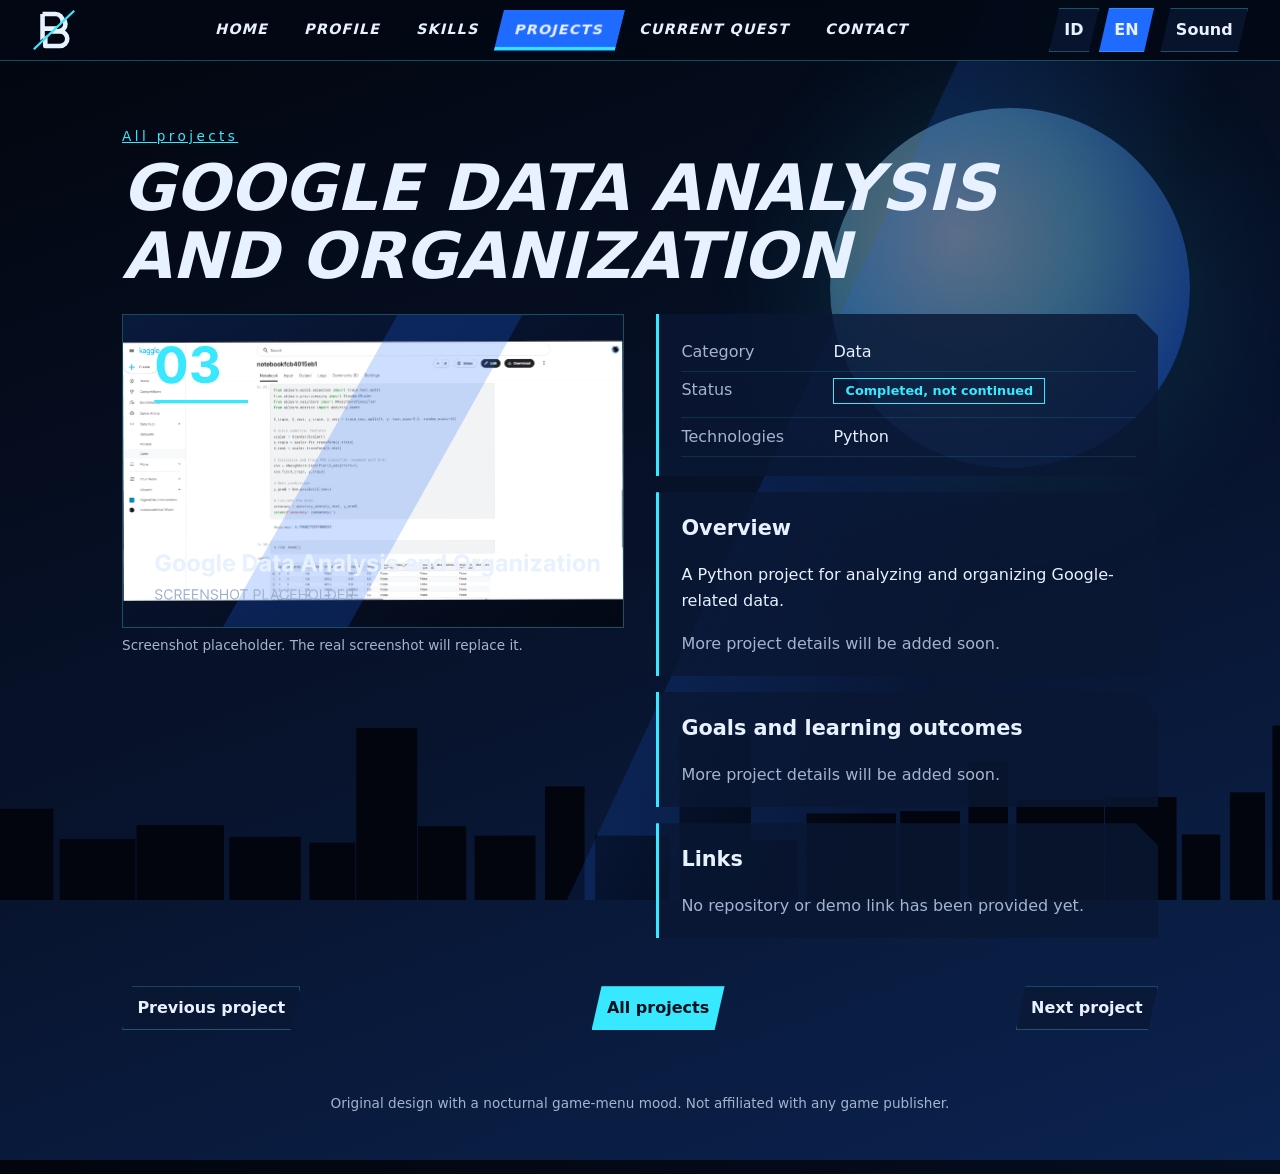
<file: project-google-data.html>
<!doctype html>
<html lang="en"><head><meta charset="utf-8"><meta name="viewport" content="width=device-width,initial-scale=1">
<title>Projects | Gede Brian Adi Mahendra</title>
<meta name="description" content="Portfolio of Gede Brian Adi Mahendra, Computer Engineering student at Telkom University Surabaya.">
<link rel="icon" href="assets/images/logo.svg"><link rel="stylesheet" href="css/style.css">
<script defer src="js/projects.js"></script><script defer src="js/language.js"></script><script defer src="js/transitions.js"></script><script defer src="js/main.js"></script></head>
<body data-page="project-google-data.html" data-title="nav.projects" data-project="google-data">
<a class="skip" href="#main"><span data-i18n="skip">Skip to content</span></a>
<div class="bg" aria-hidden="true"><div class="moon"></div><svg class="sky" viewBox="0 0 1200 200" preserveAspectRatio="none"><rect x="0" y="122" width="50" height="78"/><rect x="56" y="148" width="71" height="52"/><rect x="128" y="136" width="82" height="64"/><rect x="215" y="146" width="67" height="54"/><rect x="290" y="151" width="43" height="49"/><rect x="334" y="53" width="57" height="147"/><rect x="392" y="137" width="45" height="63"/><rect x="445" y="145" width="57" height="55"/><rect x="511" y="103" width="37" height="97"/><rect x="558" y="145" width="70" height="55"/><rect x="637" y="59" width="67" height="141"/><rect x="704" y="149" width="44" height="51"/><rect x="756" y="126" width="84" height="74"/><rect x="844" y="124" width="56" height="76"/><rect x="908" y="82" width="37" height="118"/><rect x="953" y="114" width="82" height="86"/><rect x="1036" y="112" width="67" height="88"/><rect x="1108" y="144" width="36" height="56"/><rect x="1153" y="108" width="33" height="92"/><rect x="1193" y="51" width="73" height="149"/></svg></div>
<header class="bar"><a class="brand" href="index.html" aria-label="Gede Brian Adi Mahendra"><svg viewBox="0 0 48 48" width="44" height="44" aria-hidden="true"><defs><path id="lb" d="M13 8h14a8 8 0 0 1 0 16H13m0 0h16a8 8 0 0 1 0 16H13V8" fill="none" stroke="#e8f1ff" stroke-width="5" stroke-linejoin="round"/><clipPath id="la"><polygon points="0,0 48,0 48,3 0,43"/></clipPath><clipPath id="lc"><polygon points="0,43 48,3 48,48 0,48"/></clipPath></defs><g clip-path="url(#la)"><use href="#lb" transform="translate(-1.5,-1.5)"/></g><g clip-path="url(#lc)"><use href="#lb" transform="translate(1.5,1.5)"/></g><path d="M2 45L46 3" stroke="#38e8ff" stroke-width="2.5"/></svg></a>
<nav id="nav" aria-label="Main"><a href="index.html" style="--i:0"><span data-i18n="nav.home">Home</span></a><a href="profile.html" style="--i:1"><span data-i18n="nav.profile">Profile</span></a><a href="skills.html" style="--i:2"><span data-i18n="nav.skills">Skills</span></a><a href="projects.html" style="--i:3" aria-current="page"><span data-i18n="nav.projects">Projects</span></a><a href="quest.html" style="--i:4"><span data-i18n="nav.quest">Current Quest</span></a><a href="contact.html" style="--i:5"><span data-i18n="nav.contact">Contact</span></a></nav>
<div class="tools"><div role="group" aria-label="Language" class="lang"><button type="button" data-lang="id" aria-pressed="false">ID</button><button type="button" data-lang="en" aria-pressed="true">EN</button></div>
<button type="button" id="snd" aria-pressed="false"><span data-i18n="snd">Sound</span></button>
<button type="button" id="burger" aria-expanded="false" aria-controls="nav"><span data-i18n="menu">Menu</span></button></div></header>
<main id="main">
<p class="kicker"><a href="projects.html"><span data-i18n="proj.back">All projects</span></a></p><h1 class="title"><span data-i18n="google-data.n">Google Data Analysis and Organization</span></h1>
<div class="two wide"><figure class="shot"><img data-project="google-data" src="assets/images/project-google-data-placeholder.svg" data-i18n-alt="alt.thumb" alt="Placeholder thumbnail, screenshot pending" width="640" height="400" loading="lazy"><figcaption><span data-i18n="proj.gal2">Screenshot placeholder. The real screenshot will replace it.</span></figcaption></figure>
<div><dl class="panel meta"><div><dt><span data-i18n="proj.cat">Category</span></dt><dd><span data-i18n="cat.data">Data</span></dd></div><div><dt><span data-i18n="proj.st">Status</span></dt><dd><span class="badge" data-i18n="st.stop">Completed, not continued</span></dd></div><div><dt><span data-i18n="proj.tech">Technologies</span></dt><dd>Python</dd></div></dl>
<div class="panel"><h2><span data-i18n="proj.ov">Overview</span></h2><p><span data-i18n="google-data.d">A Python project for analyzing and organizing Google-related data.</span></p><p class="mute"><span data-i18n="proj.soon">More project details will be added soon.</span></p></div>
<div class="panel"><h2><span data-i18n="proj.goals">Goals and learning outcomes</span></h2><p class="mute"><span data-i18n="proj.soon">More project details will be added soon.</span></p></div>
<div class="panel"><h2><span data-i18n="proj.links">Links</span></h2><p class="mute" id="links"><span data-i18n="proj.nolink">No repository or demo link has been provided yet.</span></p></div></div></div>
<nav class="pager" aria-label="Projects"><a class="btn" href="project-minecraft.html"><span data-i18n="proj.prev">Previous project</span></a><a class="btn pri" href="projects.html"><span data-i18n="proj.back">All projects</span></a><a class="btn" href="project-3d-game.html"><span data-i18n="proj.next">Next project</span></a></nav>
</main>
<footer><p data-i18n="foot">Original design with a nocturnal game-menu mood. Not affiliated with any game publisher.</p></footer>
<dialog id="zoom"><img alt=""><button type="button" onclick="this.parentNode.close()">X</button></dialog>
<div class="wipe" aria-hidden="true"></div>
</body></html>
</file>
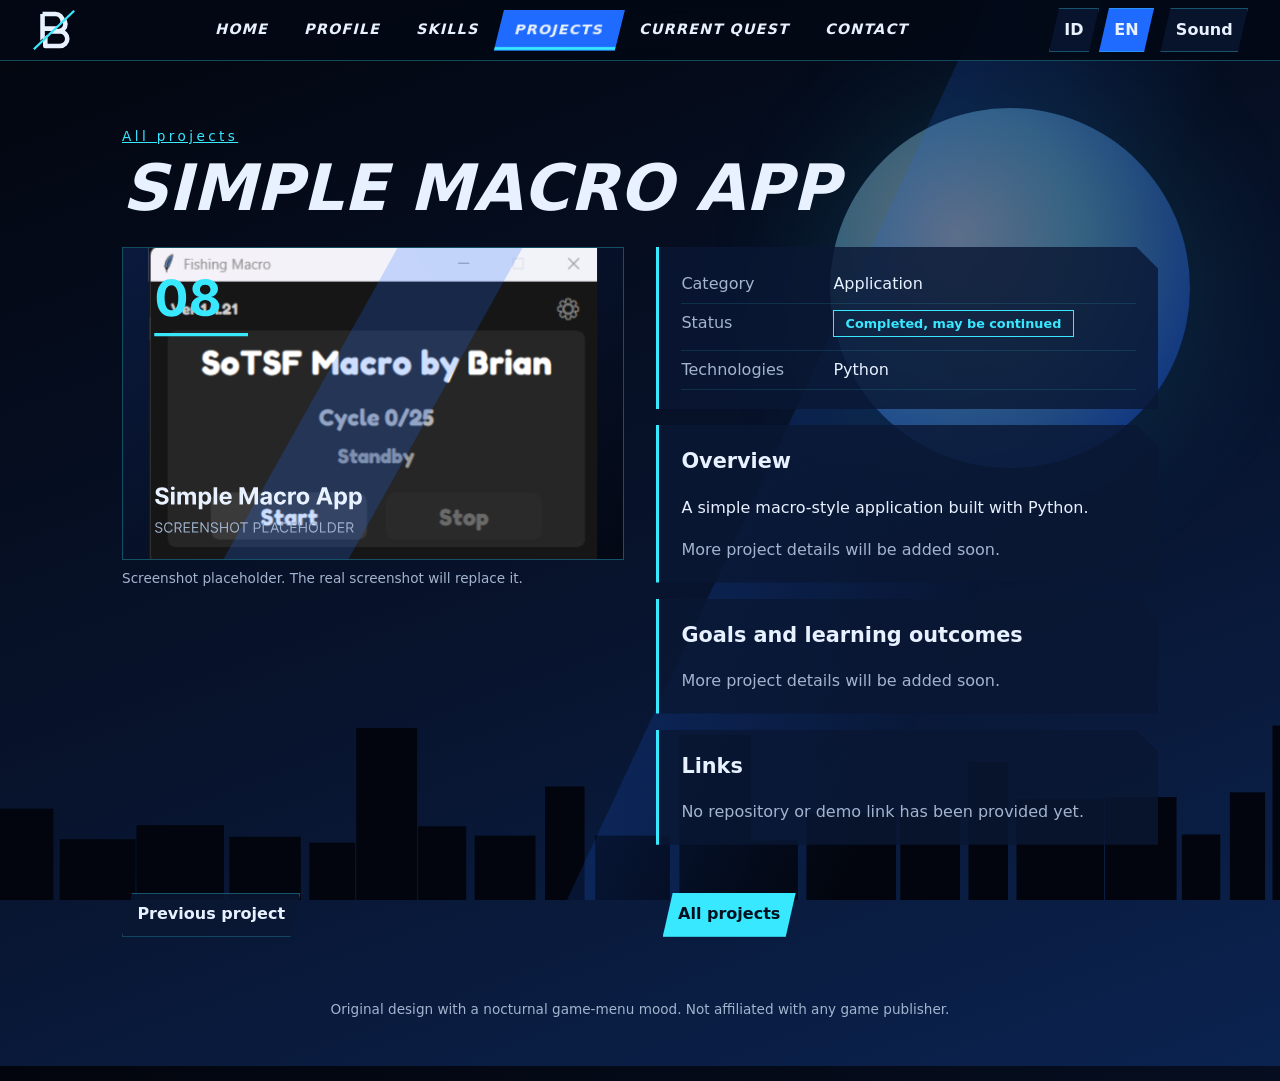
<file: project-macro.html>
<!doctype html>
<html lang="en"><head><meta charset="utf-8"><meta name="viewport" content="width=device-width,initial-scale=1">
<title>Projects | Gede Brian Adi Mahendra</title>
<meta name="description" content="Portfolio of Gede Brian Adi Mahendra, Computer Engineering student at Telkom University Surabaya.">
<link rel="icon" href="assets/images/logo.svg"><link rel="stylesheet" href="css/style.css">
<script defer src="js/projects.js"></script><script defer src="js/language.js"></script><script defer src="js/transitions.js"></script><script defer src="js/main.js"></script></head>
<body data-page="project-macro.html" data-title="nav.projects" data-project="macro">
<a class="skip" href="#main"><span data-i18n="skip">Skip to content</span></a>
<div class="bg" aria-hidden="true"><div class="moon"></div><svg class="sky" viewBox="0 0 1200 200" preserveAspectRatio="none"><rect x="0" y="122" width="50" height="78"/><rect x="56" y="148" width="71" height="52"/><rect x="128" y="136" width="82" height="64"/><rect x="215" y="146" width="67" height="54"/><rect x="290" y="151" width="43" height="49"/><rect x="334" y="53" width="57" height="147"/><rect x="392" y="137" width="45" height="63"/><rect x="445" y="145" width="57" height="55"/><rect x="511" y="103" width="37" height="97"/><rect x="558" y="145" width="70" height="55"/><rect x="637" y="59" width="67" height="141"/><rect x="704" y="149" width="44" height="51"/><rect x="756" y="126" width="84" height="74"/><rect x="844" y="124" width="56" height="76"/><rect x="908" y="82" width="37" height="118"/><rect x="953" y="114" width="82" height="86"/><rect x="1036" y="112" width="67" height="88"/><rect x="1108" y="144" width="36" height="56"/><rect x="1153" y="108" width="33" height="92"/><rect x="1193" y="51" width="73" height="149"/></svg></div>
<header class="bar"><a class="brand" href="index.html" aria-label="Gede Brian Adi Mahendra"><svg viewBox="0 0 48 48" width="44" height="44" aria-hidden="true"><defs><path id="lb" d="M13 8h14a8 8 0 0 1 0 16H13m0 0h16a8 8 0 0 1 0 16H13V8" fill="none" stroke="#e8f1ff" stroke-width="5" stroke-linejoin="round"/><clipPath id="la"><polygon points="0,0 48,0 48,3 0,43"/></clipPath><clipPath id="lc"><polygon points="0,43 48,3 48,48 0,48"/></clipPath></defs><g clip-path="url(#la)"><use href="#lb" transform="translate(-1.5,-1.5)"/></g><g clip-path="url(#lc)"><use href="#lb" transform="translate(1.5,1.5)"/></g><path d="M2 45L46 3" stroke="#38e8ff" stroke-width="2.5"/></svg></a>
<nav id="nav" aria-label="Main"><a href="index.html" style="--i:0"><span data-i18n="nav.home">Home</span></a><a href="profile.html" style="--i:1"><span data-i18n="nav.profile">Profile</span></a><a href="skills.html" style="--i:2"><span data-i18n="nav.skills">Skills</span></a><a href="projects.html" style="--i:3" aria-current="page"><span data-i18n="nav.projects">Projects</span></a><a href="quest.html" style="--i:4"><span data-i18n="nav.quest">Current Quest</span></a><a href="contact.html" style="--i:5"><span data-i18n="nav.contact">Contact</span></a></nav>
<div class="tools"><div role="group" aria-label="Language" class="lang"><button type="button" data-lang="id" aria-pressed="false">ID</button><button type="button" data-lang="en" aria-pressed="true">EN</button></div>
<button type="button" id="snd" aria-pressed="false"><span data-i18n="snd">Sound</span></button>
<button type="button" id="burger" aria-expanded="false" aria-controls="nav"><span data-i18n="menu">Menu</span></button></div></header>
<main id="main">
<p class="kicker"><a href="projects.html"><span data-i18n="proj.back">All projects</span></a></p><h1 class="title"><span data-i18n="macro.n">Simple Macro App</span></h1>
<div class="two wide"><figure class="shot"><img data-project="macro" src="assets/images/project-macro-placeholder.svg" data-i18n-alt="alt.thumb" alt="Placeholder thumbnail, screenshot pending" width="640" height="400" loading="lazy"><figcaption><span data-i18n="proj.gal2">Screenshot placeholder. The real screenshot will replace it.</span></figcaption></figure>
<div><dl class="panel meta"><div><dt><span data-i18n="proj.cat">Category</span></dt><dd><span data-i18n="cat.app">Application</span></dd></div><div><dt><span data-i18n="proj.st">Status</span></dt><dd><span class="badge" data-i18n="st.maybe">Completed, may be continued</span></dd></div><div><dt><span data-i18n="proj.tech">Technologies</span></dt><dd>Python</dd></div></dl>
<div class="panel"><h2><span data-i18n="proj.ov">Overview</span></h2><p><span data-i18n="macro.d">A simple macro-style application built with Python.</span></p><p class="mute"><span data-i18n="proj.soon">More project details will be added soon.</span></p></div>
<div class="panel"><h2><span data-i18n="proj.goals">Goals and learning outcomes</span></h2><p class="mute"><span data-i18n="proj.soon">More project details will be added soon.</span></p></div>
<div class="panel"><h2><span data-i18n="proj.links">Links</span></h2><p class="mute" id="links"><span data-i18n="proj.nolink">No repository or demo link has been provided yet.</span></p></div></div></div>
<nav class="pager" aria-label="Projects"><a class="btn" href="project-2d-game.html"><span data-i18n="proj.prev">Previous project</span></a><a class="btn pri" href="projects.html"><span data-i18n="proj.back">All projects</span></a><span></span></nav>
</main>
<footer><p data-i18n="foot">Original design with a nocturnal game-menu mood. Not affiliated with any game publisher.</p></footer>
<dialog id="zoom"><img alt=""><button type="button" onclick="this.parentNode.close()">X</button></dialog>
<div class="wipe" aria-hidden="true"></div>
</body></html>
</file>
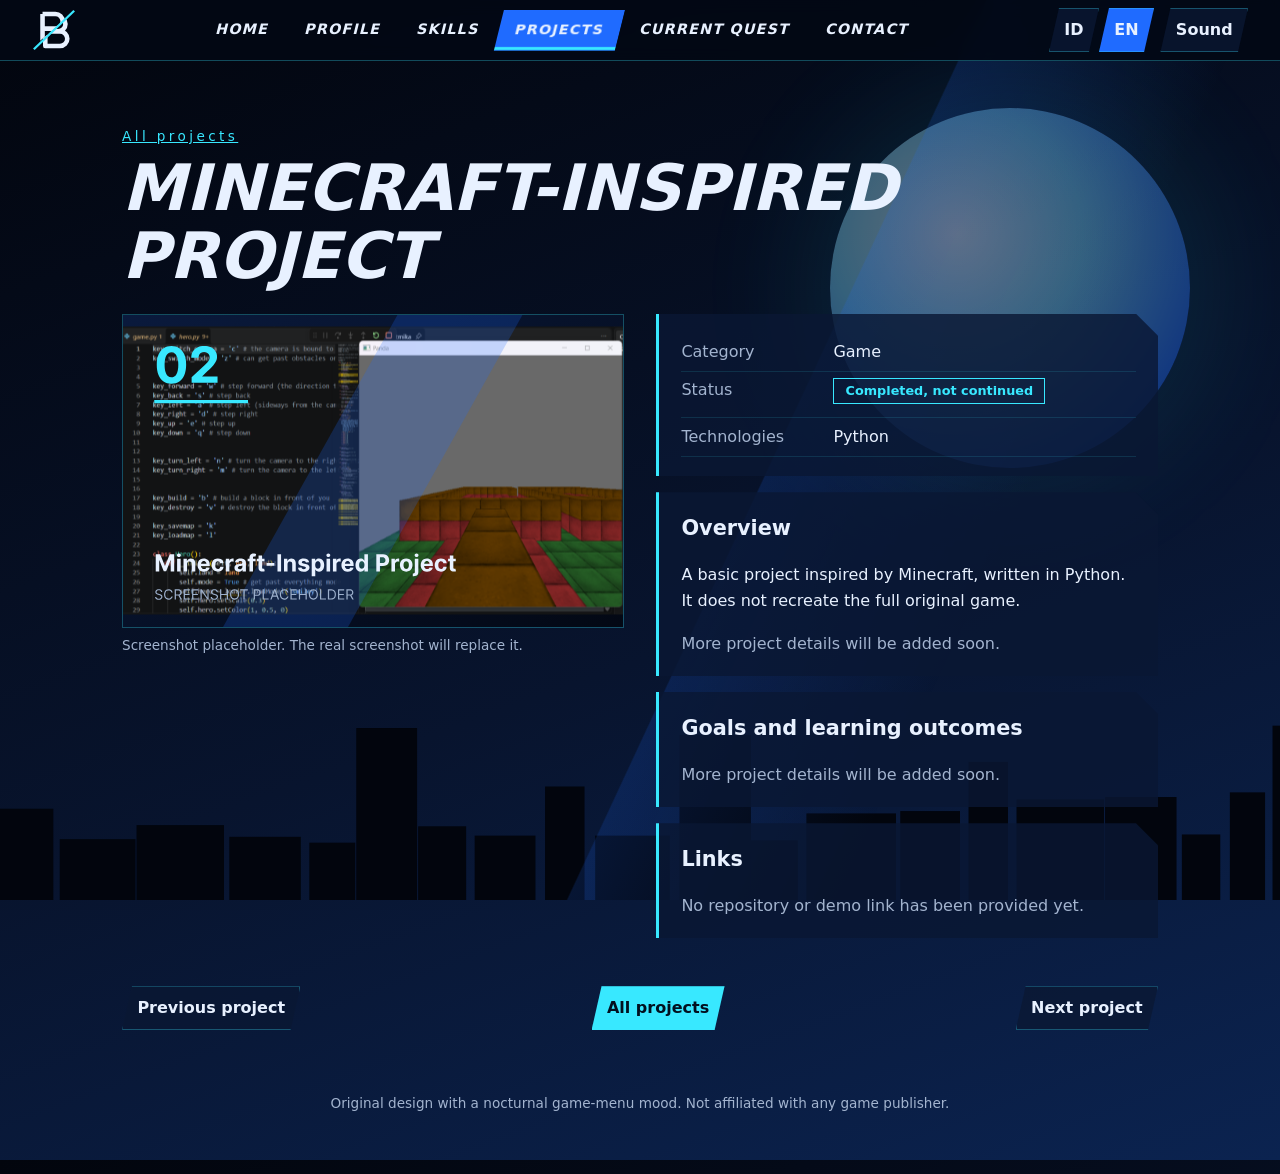
<file: project-minecraft.html>
<!doctype html>
<html lang="en"><head><meta charset="utf-8"><meta name="viewport" content="width=device-width,initial-scale=1">
<title>Projects | Gede Brian Adi Mahendra</title>
<meta name="description" content="Portfolio of Gede Brian Adi Mahendra, Computer Engineering student at Telkom University Surabaya.">
<link rel="icon" href="assets/images/logo.svg"><link rel="stylesheet" href="css/style.css">
<script defer src="js/projects.js"></script><script defer src="js/language.js"></script><script defer src="js/transitions.js"></script><script defer src="js/main.js"></script></head>
<body data-page="project-minecraft.html" data-title="nav.projects" data-project="minecraft">
<a class="skip" href="#main"><span data-i18n="skip">Skip to content</span></a>
<div class="bg" aria-hidden="true"><div class="moon"></div><svg class="sky" viewBox="0 0 1200 200" preserveAspectRatio="none"><rect x="0" y="122" width="50" height="78"/><rect x="56" y="148" width="71" height="52"/><rect x="128" y="136" width="82" height="64"/><rect x="215" y="146" width="67" height="54"/><rect x="290" y="151" width="43" height="49"/><rect x="334" y="53" width="57" height="147"/><rect x="392" y="137" width="45" height="63"/><rect x="445" y="145" width="57" height="55"/><rect x="511" y="103" width="37" height="97"/><rect x="558" y="145" width="70" height="55"/><rect x="637" y="59" width="67" height="141"/><rect x="704" y="149" width="44" height="51"/><rect x="756" y="126" width="84" height="74"/><rect x="844" y="124" width="56" height="76"/><rect x="908" y="82" width="37" height="118"/><rect x="953" y="114" width="82" height="86"/><rect x="1036" y="112" width="67" height="88"/><rect x="1108" y="144" width="36" height="56"/><rect x="1153" y="108" width="33" height="92"/><rect x="1193" y="51" width="73" height="149"/></svg></div>
<header class="bar"><a class="brand" href="index.html" aria-label="Gede Brian Adi Mahendra"><svg viewBox="0 0 48 48" width="44" height="44" aria-hidden="true"><defs><path id="lb" d="M13 8h14a8 8 0 0 1 0 16H13m0 0h16a8 8 0 0 1 0 16H13V8" fill="none" stroke="#e8f1ff" stroke-width="5" stroke-linejoin="round"/><clipPath id="la"><polygon points="0,0 48,0 48,3 0,43"/></clipPath><clipPath id="lc"><polygon points="0,43 48,3 48,48 0,48"/></clipPath></defs><g clip-path="url(#la)"><use href="#lb" transform="translate(-1.5,-1.5)"/></g><g clip-path="url(#lc)"><use href="#lb" transform="translate(1.5,1.5)"/></g><path d="M2 45L46 3" stroke="#38e8ff" stroke-width="2.5"/></svg></a>
<nav id="nav" aria-label="Main"><a href="index.html" style="--i:0"><span data-i18n="nav.home">Home</span></a><a href="profile.html" style="--i:1"><span data-i18n="nav.profile">Profile</span></a><a href="skills.html" style="--i:2"><span data-i18n="nav.skills">Skills</span></a><a href="projects.html" style="--i:3" aria-current="page"><span data-i18n="nav.projects">Projects</span></a><a href="quest.html" style="--i:4"><span data-i18n="nav.quest">Current Quest</span></a><a href="contact.html" style="--i:5"><span data-i18n="nav.contact">Contact</span></a></nav>
<div class="tools"><div role="group" aria-label="Language" class="lang"><button type="button" data-lang="id" aria-pressed="false">ID</button><button type="button" data-lang="en" aria-pressed="true">EN</button></div>
<button type="button" id="snd" aria-pressed="false"><span data-i18n="snd">Sound</span></button>
<button type="button" id="burger" aria-expanded="false" aria-controls="nav"><span data-i18n="menu">Menu</span></button></div></header>
<main id="main">
<p class="kicker"><a href="projects.html"><span data-i18n="proj.back">All projects</span></a></p><h1 class="title"><span data-i18n="minecraft.n">Minecraft-Inspired Project</span></h1>
<div class="two wide"><figure class="shot"><img data-project="minecraft" src="assets/images/project-minecraft-placeholder.svg" data-i18n-alt="alt.thumb" alt="Placeholder thumbnail, screenshot pending" width="640" height="400" loading="lazy"><figcaption><span data-i18n="proj.gal2">Screenshot placeholder. The real screenshot will replace it.</span></figcaption></figure>
<div><dl class="panel meta"><div><dt><span data-i18n="proj.cat">Category</span></dt><dd><span data-i18n="cat.game">Game</span></dd></div><div><dt><span data-i18n="proj.st">Status</span></dt><dd><span class="badge" data-i18n="st.stop">Completed, not continued</span></dd></div><div><dt><span data-i18n="proj.tech">Technologies</span></dt><dd>Python</dd></div></dl>
<div class="panel"><h2><span data-i18n="proj.ov">Overview</span></h2><p><span data-i18n="minecraft.d">A basic project inspired by Minecraft, written in Python. It does not recreate the full original game.</span></p><p class="mute"><span data-i18n="proj.soon">More project details will be added soon.</span></p></div>
<div class="panel"><h2><span data-i18n="proj.goals">Goals and learning outcomes</span></h2><p class="mute"><span data-i18n="proj.soon">More project details will be added soon.</span></p></div>
<div class="panel"><h2><span data-i18n="proj.links">Links</span></h2><p class="mute" id="links"><span data-i18n="proj.nolink">No repository or demo link has been provided yet.</span></p></div></div></div>
<nav class="pager" aria-label="Projects"><a class="btn" href="project-shopping-list.html"><span data-i18n="proj.prev">Previous project</span></a><a class="btn pri" href="projects.html"><span data-i18n="proj.back">All projects</span></a><a class="btn" href="project-google-data.html"><span data-i18n="proj.next">Next project</span></a></nav>
</main>
<footer><p data-i18n="foot">Original design with a nocturnal game-menu mood. Not affiliated with any game publisher.</p></footer>
<dialog id="zoom"><img alt=""><button type="button" onclick="this.parentNode.close()">X</button></dialog>
<div class="wipe" aria-hidden="true"></div>
</body></html>
</file>
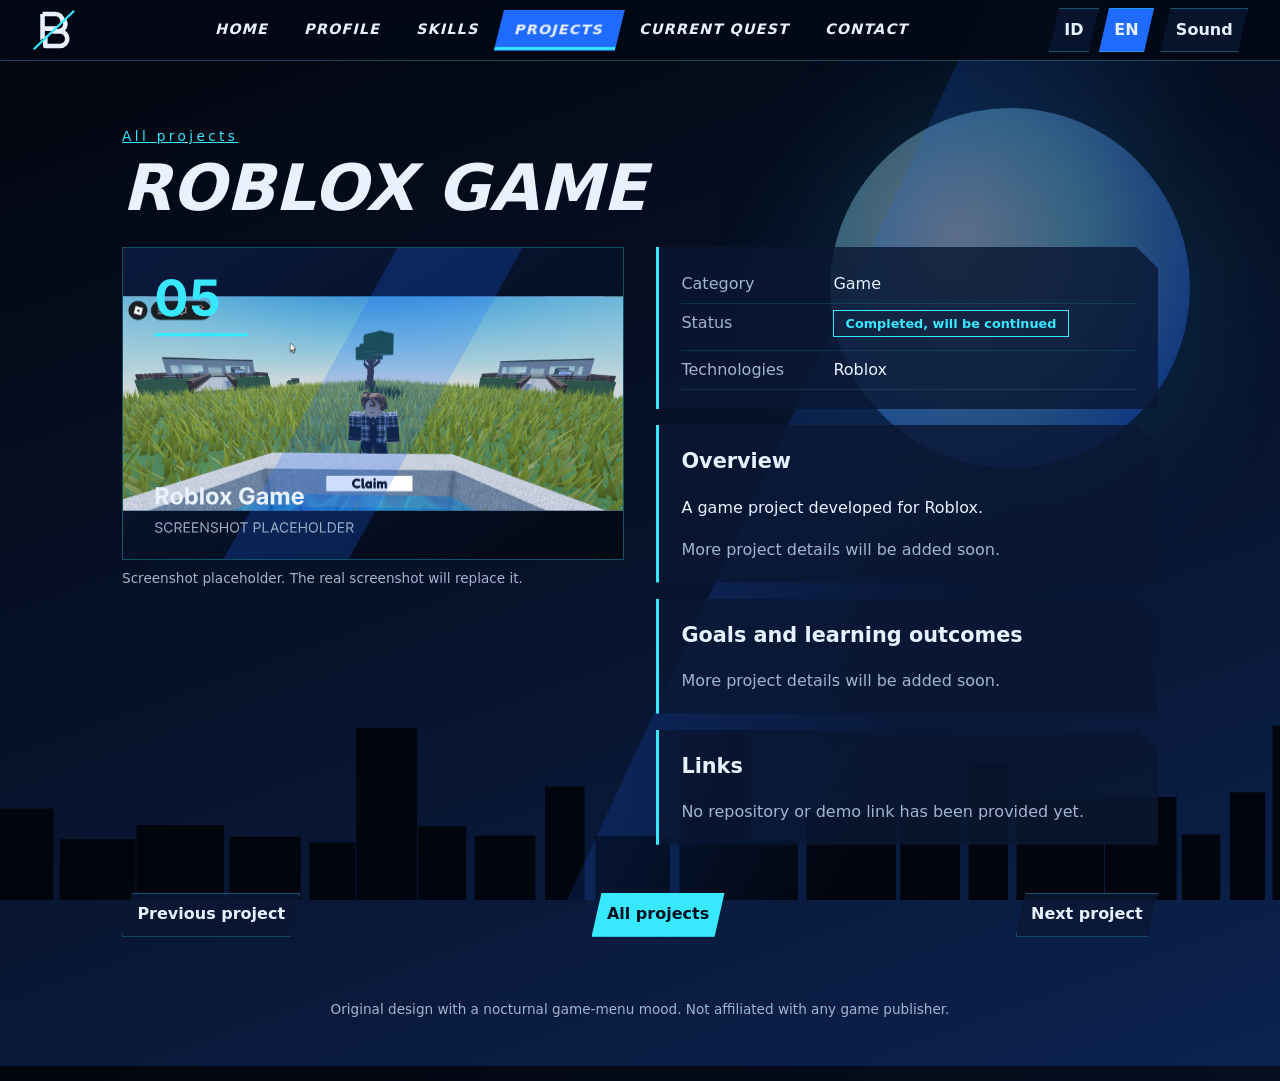
<file: project-roblox.html>
<!doctype html>
<html lang="en"><head><meta charset="utf-8"><meta name="viewport" content="width=device-width,initial-scale=1">
<title>Projects | Gede Brian Adi Mahendra</title>
<meta name="description" content="Portfolio of Gede Brian Adi Mahendra, Computer Engineering student at Telkom University Surabaya.">
<link rel="icon" href="assets/images/logo.svg"><link rel="stylesheet" href="css/style.css">
<script defer src="js/projects.js"></script><script defer src="js/language.js"></script><script defer src="js/transitions.js"></script><script defer src="js/main.js"></script></head>
<body data-page="project-roblox.html" data-title="nav.projects" data-project="roblox">
<a class="skip" href="#main"><span data-i18n="skip">Skip to content</span></a>
<div class="bg" aria-hidden="true"><div class="moon"></div><svg class="sky" viewBox="0 0 1200 200" preserveAspectRatio="none"><rect x="0" y="122" width="50" height="78"/><rect x="56" y="148" width="71" height="52"/><rect x="128" y="136" width="82" height="64"/><rect x="215" y="146" width="67" height="54"/><rect x="290" y="151" width="43" height="49"/><rect x="334" y="53" width="57" height="147"/><rect x="392" y="137" width="45" height="63"/><rect x="445" y="145" width="57" height="55"/><rect x="511" y="103" width="37" height="97"/><rect x="558" y="145" width="70" height="55"/><rect x="637" y="59" width="67" height="141"/><rect x="704" y="149" width="44" height="51"/><rect x="756" y="126" width="84" height="74"/><rect x="844" y="124" width="56" height="76"/><rect x="908" y="82" width="37" height="118"/><rect x="953" y="114" width="82" height="86"/><rect x="1036" y="112" width="67" height="88"/><rect x="1108" y="144" width="36" height="56"/><rect x="1153" y="108" width="33" height="92"/><rect x="1193" y="51" width="73" height="149"/></svg></div>
<header class="bar"><a class="brand" href="index.html" aria-label="Gede Brian Adi Mahendra"><svg viewBox="0 0 48 48" width="44" height="44" aria-hidden="true"><defs><path id="lb" d="M13 8h14a8 8 0 0 1 0 16H13m0 0h16a8 8 0 0 1 0 16H13V8" fill="none" stroke="#e8f1ff" stroke-width="5" stroke-linejoin="round"/><clipPath id="la"><polygon points="0,0 48,0 48,3 0,43"/></clipPath><clipPath id="lc"><polygon points="0,43 48,3 48,48 0,48"/></clipPath></defs><g clip-path="url(#la)"><use href="#lb" transform="translate(-1.5,-1.5)"/></g><g clip-path="url(#lc)"><use href="#lb" transform="translate(1.5,1.5)"/></g><path d="M2 45L46 3" stroke="#38e8ff" stroke-width="2.5"/></svg></a>
<nav id="nav" aria-label="Main"><a href="index.html" style="--i:0"><span data-i18n="nav.home">Home</span></a><a href="profile.html" style="--i:1"><span data-i18n="nav.profile">Profile</span></a><a href="skills.html" style="--i:2"><span data-i18n="nav.skills">Skills</span></a><a href="projects.html" style="--i:3" aria-current="page"><span data-i18n="nav.projects">Projects</span></a><a href="quest.html" style="--i:4"><span data-i18n="nav.quest">Current Quest</span></a><a href="contact.html" style="--i:5"><span data-i18n="nav.contact">Contact</span></a></nav>
<div class="tools"><div role="group" aria-label="Language" class="lang"><button type="button" data-lang="id" aria-pressed="false">ID</button><button type="button" data-lang="en" aria-pressed="true">EN</button></div>
<button type="button" id="snd" aria-pressed="false"><span data-i18n="snd">Sound</span></button>
<button type="button" id="burger" aria-expanded="false" aria-controls="nav"><span data-i18n="menu">Menu</span></button></div></header>
<main id="main">
<p class="kicker"><a href="projects.html"><span data-i18n="proj.back">All projects</span></a></p><h1 class="title"><span data-i18n="roblox.n">Roblox Game</span></h1>
<div class="two wide"><figure class="shot"><img data-project="roblox" src="assets/images/project-roblox-placeholder.svg" data-i18n-alt="alt.thumb" alt="Placeholder thumbnail, screenshot pending" width="640" height="400" loading="lazy"><figcaption><span data-i18n="proj.gal2">Screenshot placeholder. The real screenshot will replace it.</span></figcaption></figure>
<div><dl class="panel meta"><div><dt><span data-i18n="proj.cat">Category</span></dt><dd><span data-i18n="cat.game">Game</span></dd></div><div><dt><span data-i18n="proj.st">Status</span></dt><dd><span class="badge" data-i18n="st.go">Completed, will be continued</span></dd></div><div><dt><span data-i18n="proj.tech">Technologies</span></dt><dd>Roblox</dd></div></dl>
<div class="panel"><h2><span data-i18n="proj.ov">Overview</span></h2><p><span data-i18n="roblox.d">A game project developed for Roblox.</span></p><p class="mute"><span data-i18n="proj.soon">More project details will be added soon.</span></p></div>
<div class="panel"><h2><span data-i18n="proj.goals">Goals and learning outcomes</span></h2><p class="mute"><span data-i18n="proj.soon">More project details will be added soon.</span></p></div>
<div class="panel"><h2><span data-i18n="proj.links">Links</span></h2><p class="mute" id="links"><span data-i18n="proj.nolink">No repository or demo link has been provided yet.</span></p></div></div></div>
<nav class="pager" aria-label="Projects"><a class="btn" href="project-3d-game.html"><span data-i18n="proj.prev">Previous project</span></a><a class="btn pri" href="projects.html"><span data-i18n="proj.back">All projects</span></a><a class="btn" href="project-arduino.html"><span data-i18n="proj.next">Next project</span></a></nav>
</main>
<footer><p data-i18n="foot">Original design with a nocturnal game-menu mood. Not affiliated with any game publisher.</p></footer>
<dialog id="zoom"><img alt=""><button type="button" onclick="this.parentNode.close()">X</button></dialog>
<div class="wipe" aria-hidden="true"></div>
</body></html>
</file>
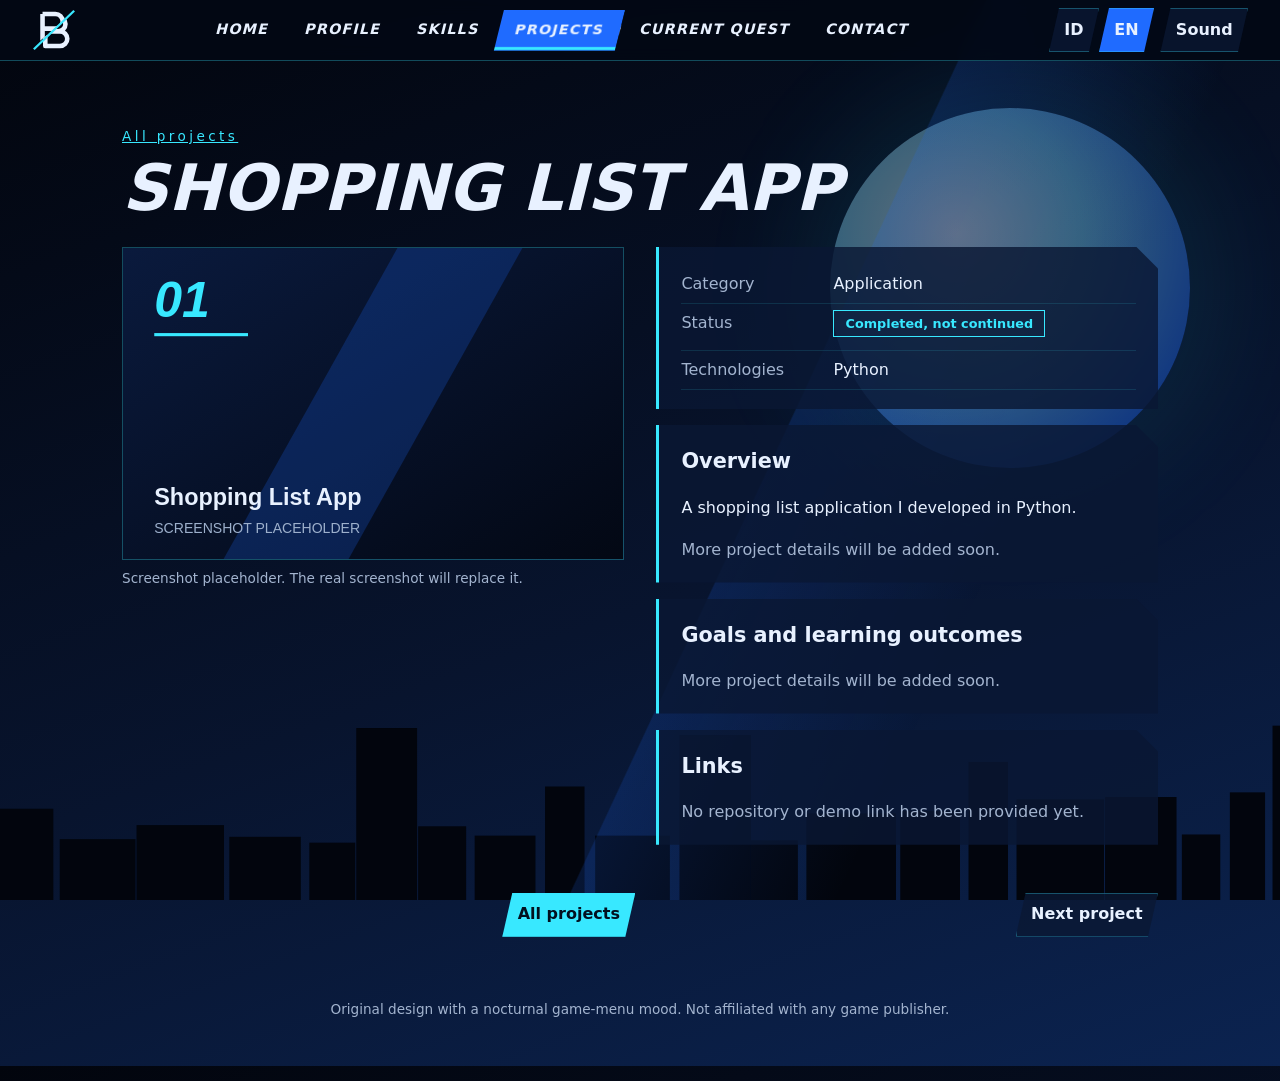
<file: project-shopping-list.html>
<!doctype html>
<html lang="en"><head><meta charset="utf-8"><meta name="viewport" content="width=device-width,initial-scale=1">
<title>Projects | Gede Brian Adi Mahendra</title>
<meta name="description" content="Portfolio of Gede Brian Adi Mahendra, Computer Engineering student at Telkom University Surabaya.">
<link rel="icon" href="assets/images/logo.svg"><link rel="stylesheet" href="css/style.css">
<script defer src="js/projects.js"></script><script defer src="js/language.js"></script><script defer src="js/transitions.js"></script><script defer src="js/main.js"></script></head>
<body data-page="project-shopping-list.html" data-title="nav.projects" data-project="shopping-list">
<a class="skip" href="#main"><span data-i18n="skip">Skip to content</span></a>
<div class="bg" aria-hidden="true"><div class="moon"></div><svg class="sky" viewBox="0 0 1200 200" preserveAspectRatio="none"><rect x="0" y="122" width="50" height="78"/><rect x="56" y="148" width="71" height="52"/><rect x="128" y="136" width="82" height="64"/><rect x="215" y="146" width="67" height="54"/><rect x="290" y="151" width="43" height="49"/><rect x="334" y="53" width="57" height="147"/><rect x="392" y="137" width="45" height="63"/><rect x="445" y="145" width="57" height="55"/><rect x="511" y="103" width="37" height="97"/><rect x="558" y="145" width="70" height="55"/><rect x="637" y="59" width="67" height="141"/><rect x="704" y="149" width="44" height="51"/><rect x="756" y="126" width="84" height="74"/><rect x="844" y="124" width="56" height="76"/><rect x="908" y="82" width="37" height="118"/><rect x="953" y="114" width="82" height="86"/><rect x="1036" y="112" width="67" height="88"/><rect x="1108" y="144" width="36" height="56"/><rect x="1153" y="108" width="33" height="92"/><rect x="1193" y="51" width="73" height="149"/></svg></div>
<header class="bar"><a class="brand" href="index.html" aria-label="Gede Brian Adi Mahendra"><svg viewBox="0 0 48 48" width="44" height="44" aria-hidden="true"><defs><path id="lb" d="M13 8h14a8 8 0 0 1 0 16H13m0 0h16a8 8 0 0 1 0 16H13V8" fill="none" stroke="#e8f1ff" stroke-width="5" stroke-linejoin="round"/><clipPath id="la"><polygon points="0,0 48,0 48,3 0,43"/></clipPath><clipPath id="lc"><polygon points="0,43 48,3 48,48 0,48"/></clipPath></defs><g clip-path="url(#la)"><use href="#lb" transform="translate(-1.5,-1.5)"/></g><g clip-path="url(#lc)"><use href="#lb" transform="translate(1.5,1.5)"/></g><path d="M2 45L46 3" stroke="#38e8ff" stroke-width="2.5"/></svg></a>
<nav id="nav" aria-label="Main"><a href="index.html" style="--i:0"><span data-i18n="nav.home">Home</span></a><a href="profile.html" style="--i:1"><span data-i18n="nav.profile">Profile</span></a><a href="skills.html" style="--i:2"><span data-i18n="nav.skills">Skills</span></a><a href="projects.html" style="--i:3" aria-current="page"><span data-i18n="nav.projects">Projects</span></a><a href="quest.html" style="--i:4"><span data-i18n="nav.quest">Current Quest</span></a><a href="contact.html" style="--i:5"><span data-i18n="nav.contact">Contact</span></a></nav>
<div class="tools"><div role="group" aria-label="Language" class="lang"><button type="button" data-lang="id" aria-pressed="false">ID</button><button type="button" data-lang="en" aria-pressed="true">EN</button></div>
<button type="button" id="snd" aria-pressed="false"><span data-i18n="snd">Sound</span></button>
<button type="button" id="burger" aria-expanded="false" aria-controls="nav"><span data-i18n="menu">Menu</span></button></div></header>
<main id="main">
<p class="kicker"><a href="projects.html"><span data-i18n="proj.back">All projects</span></a></p><h1 class="title"><span data-i18n="shopping-list.n">Shopping List App</span></h1>
<div class="two wide"><figure class="shot"><img data-project="shopping-list" src="assets/images/project-shopping-list-placeholder.svg" data-i18n-alt="alt.thumb" alt="Placeholder thumbnail, screenshot pending" width="640" height="400" loading="lazy"><figcaption><span data-i18n="proj.gal2">Screenshot placeholder. The real screenshot will replace it.</span></figcaption></figure>
<div><dl class="panel meta"><div><dt><span data-i18n="proj.cat">Category</span></dt><dd><span data-i18n="cat.app">Application</span></dd></div><div><dt><span data-i18n="proj.st">Status</span></dt><dd><span class="badge" data-i18n="st.stop">Completed, not continued</span></dd></div><div><dt><span data-i18n="proj.tech">Technologies</span></dt><dd>Python</dd></div></dl>
<div class="panel"><h2><span data-i18n="proj.ov">Overview</span></h2><p><span data-i18n="shopping-list.d">A shopping list application I developed in Python.</span></p><p class="mute"><span data-i18n="proj.soon">More project details will be added soon.</span></p></div>
<div class="panel"><h2><span data-i18n="proj.goals">Goals and learning outcomes</span></h2><p class="mute"><span data-i18n="proj.soon">More project details will be added soon.</span></p></div>
<div class="panel"><h2><span data-i18n="proj.links">Links</span></h2><p class="mute" id="links"><span data-i18n="proj.nolink">No repository or demo link has been provided yet.</span></p></div></div></div>
<nav class="pager" aria-label="Projects"><span></span><a class="btn pri" href="projects.html"><span data-i18n="proj.back">All projects</span></a><a class="btn" href="project-minecraft.html"><span data-i18n="proj.next">Next project</span></a></nav>
</main>
<footer><p data-i18n="foot">Original design with a nocturnal game-menu mood. Not affiliated with any game publisher.</p></footer>
<dialog id="zoom"><img alt=""><button type="button" onclick="this.parentNode.close()">X</button></dialog>
<div class="wipe" aria-hidden="true"></div>
</body></html>
</file>
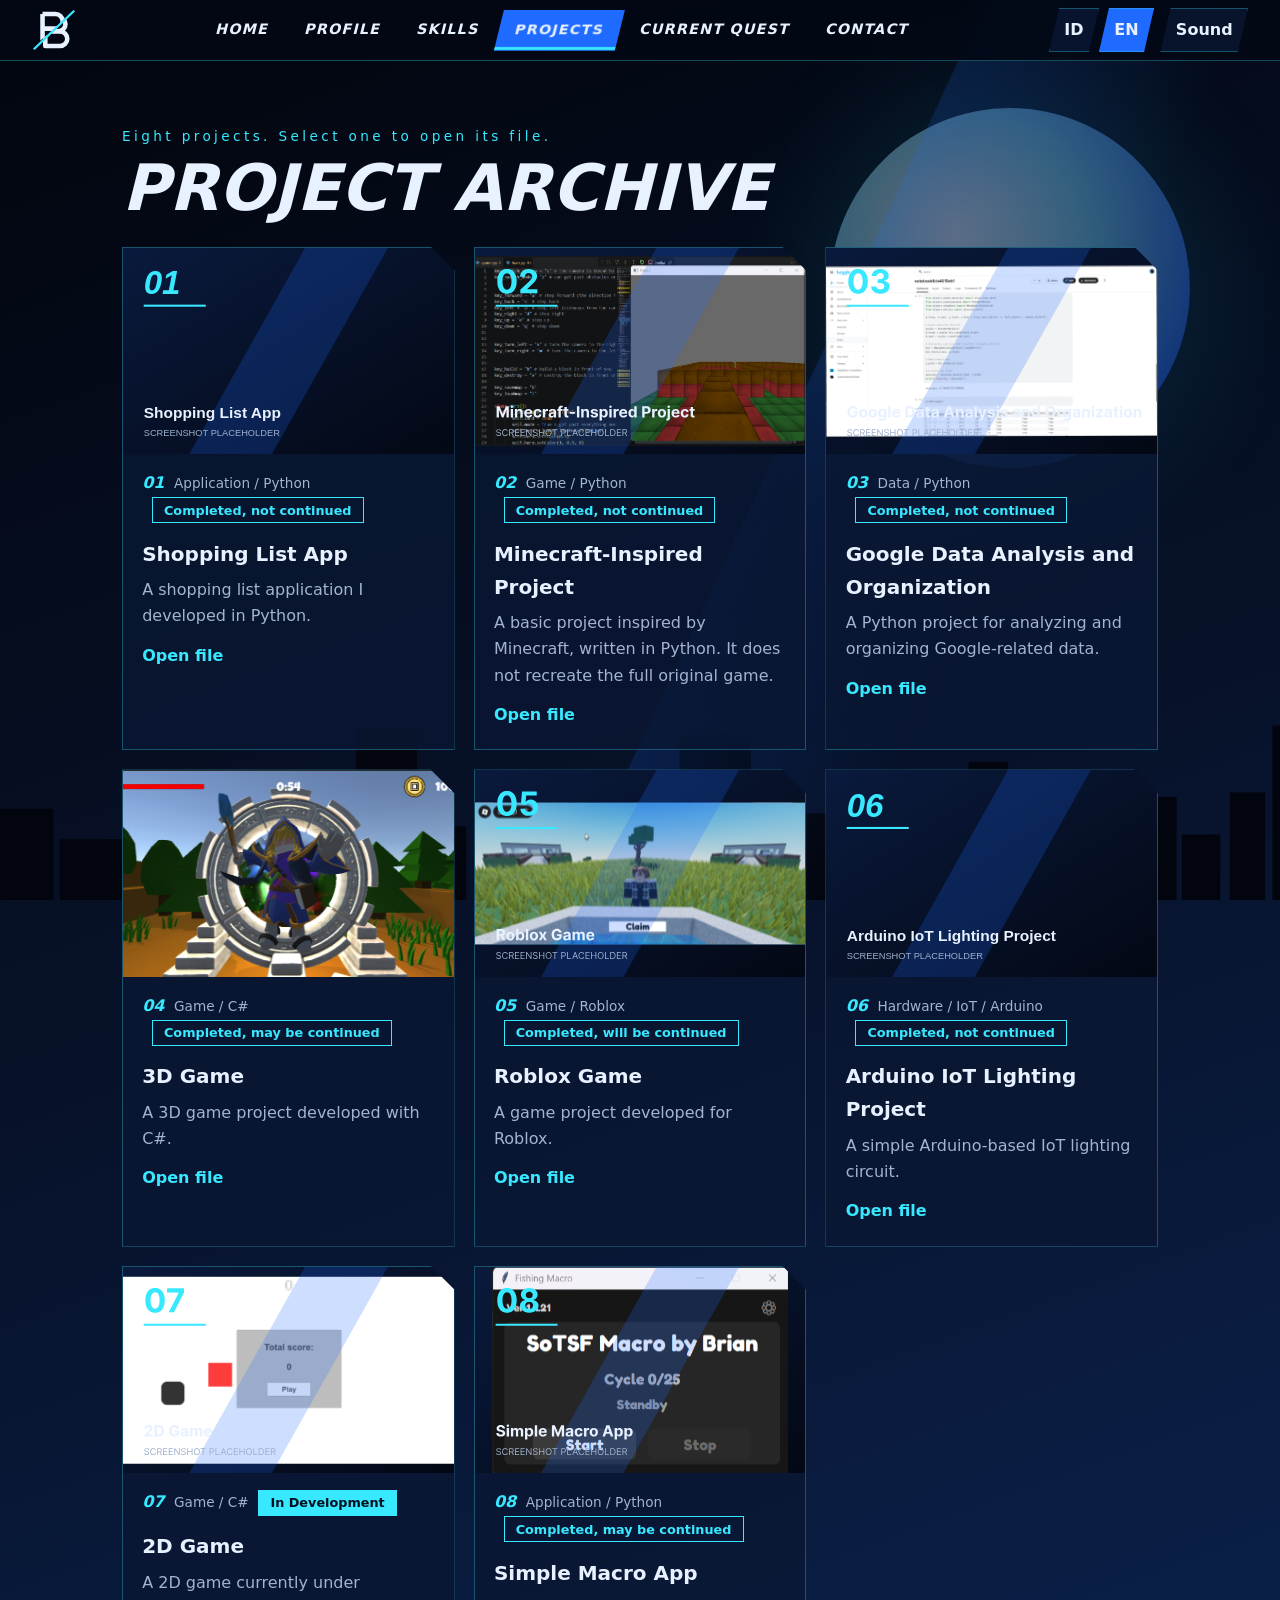
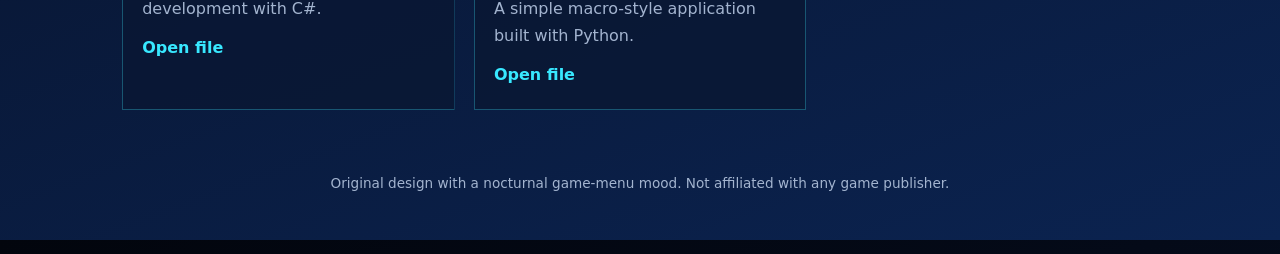
<file: projects.html>
<!doctype html>
<html lang="en"><head><meta charset="utf-8"><meta name="viewport" content="width=device-width,initial-scale=1">
<title>Projects | Gede Brian Adi Mahendra</title>
<meta name="description" content="Portfolio of Gede Brian Adi Mahendra, Computer Engineering student at Telkom University Surabaya.">
<link rel="icon" href="assets/images/logo.svg"><link rel="stylesheet" href="css/style.css">
<script defer src="js/projects.js"></script><script defer src="js/language.js"></script><script defer src="js/transitions.js"></script><script defer src="js/main.js"></script></head>
<body data-page="projects.html" data-title="nav.projects">
<a class="skip" href="#main"><span data-i18n="skip">Skip to content</span></a>
<div class="bg" aria-hidden="true"><div class="moon"></div><svg class="sky" viewBox="0 0 1200 200" preserveAspectRatio="none"><rect x="0" y="122" width="50" height="78"/><rect x="56" y="148" width="71" height="52"/><rect x="128" y="136" width="82" height="64"/><rect x="215" y="146" width="67" height="54"/><rect x="290" y="151" width="43" height="49"/><rect x="334" y="53" width="57" height="147"/><rect x="392" y="137" width="45" height="63"/><rect x="445" y="145" width="57" height="55"/><rect x="511" y="103" width="37" height="97"/><rect x="558" y="145" width="70" height="55"/><rect x="637" y="59" width="67" height="141"/><rect x="704" y="149" width="44" height="51"/><rect x="756" y="126" width="84" height="74"/><rect x="844" y="124" width="56" height="76"/><rect x="908" y="82" width="37" height="118"/><rect x="953" y="114" width="82" height="86"/><rect x="1036" y="112" width="67" height="88"/><rect x="1108" y="144" width="36" height="56"/><rect x="1153" y="108" width="33" height="92"/><rect x="1193" y="51" width="73" height="149"/></svg></div>
<header class="bar"><a class="brand" href="index.html" aria-label="Gede Brian Adi Mahendra"><svg viewBox="0 0 48 48" width="44" height="44" aria-hidden="true"><defs><path id="lb" d="M13 8h14a8 8 0 0 1 0 16H13m0 0h16a8 8 0 0 1 0 16H13V8" fill="none" stroke="#e8f1ff" stroke-width="5" stroke-linejoin="round"/><clipPath id="la"><polygon points="0,0 48,0 48,3 0,43"/></clipPath><clipPath id="lc"><polygon points="0,43 48,3 48,48 0,48"/></clipPath></defs><g clip-path="url(#la)"><use href="#lb" transform="translate(-1.5,-1.5)"/></g><g clip-path="url(#lc)"><use href="#lb" transform="translate(1.5,1.5)"/></g><path d="M2 45L46 3" stroke="#38e8ff" stroke-width="2.5"/></svg></a>
<nav id="nav" aria-label="Main"><a href="index.html" style="--i:0"><span data-i18n="nav.home">Home</span></a><a href="profile.html" style="--i:1"><span data-i18n="nav.profile">Profile</span></a><a href="skills.html" style="--i:2"><span data-i18n="nav.skills">Skills</span></a><a href="projects.html" style="--i:3" aria-current="page"><span data-i18n="nav.projects">Projects</span></a><a href="quest.html" style="--i:4"><span data-i18n="nav.quest">Current Quest</span></a><a href="contact.html" style="--i:5"><span data-i18n="nav.contact">Contact</span></a></nav>
<div class="tools"><div role="group" aria-label="Language" class="lang"><button type="button" data-lang="id" aria-pressed="false">ID</button><button type="button" data-lang="en" aria-pressed="true">EN</button></div>
<button type="button" id="snd" aria-pressed="false"><span data-i18n="snd">Sound</span></button>
<button type="button" id="burger" aria-expanded="false" aria-controls="nav"><span data-i18n="menu">Menu</span></button></div></header>
<main id="main">
<p class="kicker"><span data-i18n="proj.sub">Eight projects. Select one to open its file.</span></p><h1 class="title"><span data-i18n="proj.title">Project Archive</span></h1><div class="grid"><a class="card" href="project-shopping-list.html" style="--i:0"><img data-project="shopping-list" src="assets/images/project-shopping-list-placeholder.svg" data-i18n-alt="alt.thumb" alt="Placeholder thumbnail, screenshot pending" width="640" height="400" loading="lazy"><div class="cb"><span class="num">01</span><span class="cat"><span data-i18n="cat.app">Application</span> / Python</span><span class="badge"><span data-i18n="st.stop">Completed, not continued</span></span><h2><span data-i18n="shopping-list.n">Shopping List App</span></h2><p><span data-i18n="shopping-list.d">A shopping list application I developed in Python.</span></p><span class="open"><span data-i18n="proj.open">Open file</span></span></div></a><a class="card" href="project-minecraft.html" style="--i:1"><img data-project="minecraft" src="assets/images/project-minecraft-placeholder.svg" data-i18n-alt="alt.thumb" alt="Placeholder thumbnail, screenshot pending" width="640" height="400" loading="lazy"><div class="cb"><span class="num">02</span><span class="cat"><span data-i18n="cat.game">Game</span> / Python</span><span class="badge"><span data-i18n="st.stop">Completed, not continued</span></span><h2><span data-i18n="minecraft.n">Minecraft-Inspired Project</span></h2><p><span data-i18n="minecraft.d">A basic project inspired by Minecraft, written in Python. It does not recreate the full original game.</span></p><span class="open"><span data-i18n="proj.open">Open file</span></span></div></a><a class="card" href="project-google-data.html" style="--i:2"><img data-project="google-data" src="assets/images/project-google-data-placeholder.svg" data-i18n-alt="alt.thumb" alt="Placeholder thumbnail, screenshot pending" width="640" height="400" loading="lazy"><div class="cb"><span class="num">03</span><span class="cat"><span data-i18n="cat.data">Data</span> / Python</span><span class="badge"><span data-i18n="st.stop">Completed, not continued</span></span><h2><span data-i18n="google-data.n">Google Data Analysis and Organization</span></h2><p><span data-i18n="google-data.d">A Python project for analyzing and organizing Google-related data.</span></p><span class="open"><span data-i18n="proj.open">Open file</span></span></div></a><a class="card" href="project-3d-game.html" style="--i:3"><img data-project="3d-game" src="assets/images/project-3d-game-placeholder.svg" data-i18n-alt="alt.thumb" alt="Placeholder thumbnail, screenshot pending" width="640" height="400" loading="lazy"><div class="cb"><span class="num">04</span><span class="cat"><span data-i18n="cat.game">Game</span> / C#</span><span class="badge"><span data-i18n="st.maybe">Completed, may be continued</span></span><h2><span data-i18n="3d-game.n">3D Game</span></h2><p><span data-i18n="3d-game.d">A 3D game project developed with C#.</span></p><span class="open"><span data-i18n="proj.open">Open file</span></span></div></a><a class="card" href="project-roblox.html" style="--i:4"><img data-project="roblox" src="assets/images/project-roblox-placeholder.svg" data-i18n-alt="alt.thumb" alt="Placeholder thumbnail, screenshot pending" width="640" height="400" loading="lazy"><div class="cb"><span class="num">05</span><span class="cat"><span data-i18n="cat.game">Game</span> / Roblox</span><span class="badge"><span data-i18n="st.go">Completed, will be continued</span></span><h2><span data-i18n="roblox.n">Roblox Game</span></h2><p><span data-i18n="roblox.d">A game project developed for Roblox.</span></p><span class="open"><span data-i18n="proj.open">Open file</span></span></div></a><a class="card" href="project-arduino.html" style="--i:5"><img data-project="arduino" src="assets/images/project-arduino-placeholder.svg" data-i18n-alt="alt.thumb" alt="Placeholder thumbnail, screenshot pending" width="640" height="400" loading="lazy"><div class="cb"><span class="num">06</span><span class="cat"><span data-i18n="cat.iot">Hardware / IoT</span> / Arduino</span><span class="badge"><span data-i18n="st.stop">Completed, not continued</span></span><h2><span data-i18n="arduino.n">Arduino IoT Lighting Project</span></h2><p><span data-i18n="arduino.d">A simple Arduino-based IoT lighting circuit.</span></p><span class="open"><span data-i18n="proj.open">Open file</span></span></div></a><a class="card" href="project-2d-game.html" style="--i:6"><img data-project="2d-game" src="assets/images/project-2d-game-placeholder.svg" data-i18n-alt="alt.thumb" alt="Placeholder thumbnail, screenshot pending" width="640" height="400" loading="lazy"><div class="cb"><span class="num">07</span><span class="cat"><span data-i18n="cat.game">Game</span> / C#</span><span class="badge live"><span data-i18n="proj.dev">In Development</span></span><h2><span data-i18n="2d-game.n">2D Game</span></h2><p><span data-i18n="2d-game.d">A 2D game currently under development with C#.</span></p><span class="open"><span data-i18n="proj.open">Open file</span></span></div></a><a class="card" href="project-macro.html" style="--i:7"><img data-project="macro" src="assets/images/project-macro-placeholder.svg" data-i18n-alt="alt.thumb" alt="Placeholder thumbnail, screenshot pending" width="640" height="400" loading="lazy"><div class="cb"><span class="num">08</span><span class="cat"><span data-i18n="cat.app">Application</span> / Python</span><span class="badge"><span data-i18n="st.maybe">Completed, may be continued</span></span><h2><span data-i18n="macro.n">Simple Macro App</span></h2><p><span data-i18n="macro.d">A simple macro-style application built with Python.</span></p><span class="open"><span data-i18n="proj.open">Open file</span></span></div></a></div>
</main>
<footer><p data-i18n="foot">Original design with a nocturnal game-menu mood. Not affiliated with any game publisher.</p></footer>
<dialog id="zoom"><img alt=""><button type="button" onclick="this.parentNode.close()">X</button></dialog>
<div class="wipe" aria-hidden="true"></div>
</body></html>
</file>
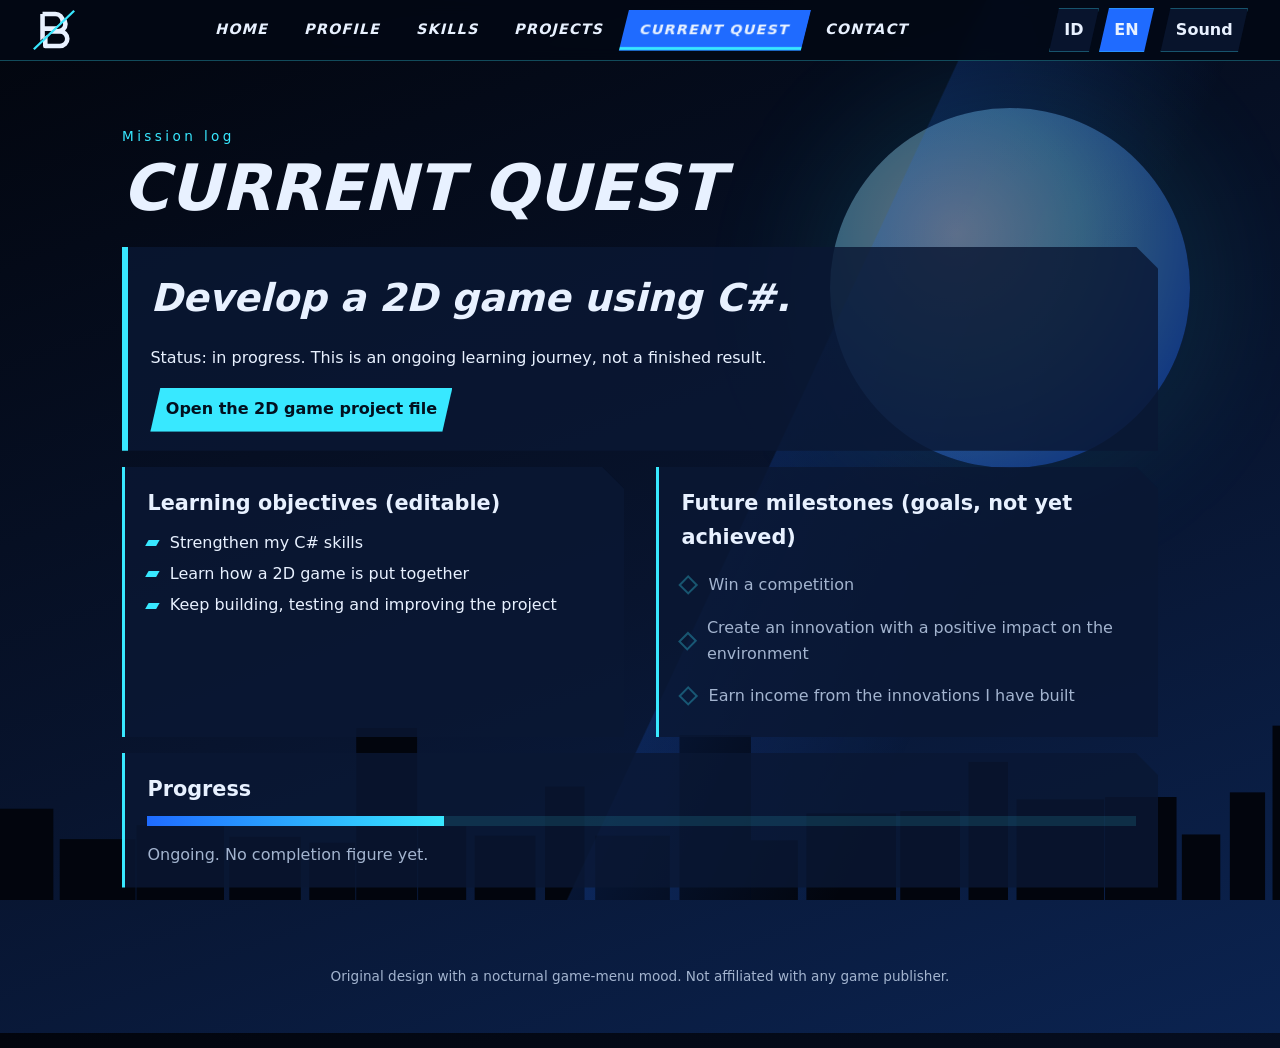
<file: quest.html>
<!doctype html>
<html lang="en"><head><meta charset="utf-8"><meta name="viewport" content="width=device-width,initial-scale=1">
<title>Current Quest | Gede Brian Adi Mahendra</title>
<meta name="description" content="Portfolio of Gede Brian Adi Mahendra, Computer Engineering student at Telkom University Surabaya.">
<link rel="icon" href="assets/images/logo.svg"><link rel="stylesheet" href="css/style.css">
<script defer src="js/projects.js"></script><script defer src="js/language.js"></script><script defer src="js/transitions.js"></script><script defer src="js/main.js"></script></head>
<body data-page="quest.html" data-title="nav.quest">
<a class="skip" href="#main"><span data-i18n="skip">Skip to content</span></a>
<div class="bg" aria-hidden="true"><div class="moon"></div><svg class="sky" viewBox="0 0 1200 200" preserveAspectRatio="none"><rect x="0" y="122" width="50" height="78"/><rect x="56" y="148" width="71" height="52"/><rect x="128" y="136" width="82" height="64"/><rect x="215" y="146" width="67" height="54"/><rect x="290" y="151" width="43" height="49"/><rect x="334" y="53" width="57" height="147"/><rect x="392" y="137" width="45" height="63"/><rect x="445" y="145" width="57" height="55"/><rect x="511" y="103" width="37" height="97"/><rect x="558" y="145" width="70" height="55"/><rect x="637" y="59" width="67" height="141"/><rect x="704" y="149" width="44" height="51"/><rect x="756" y="126" width="84" height="74"/><rect x="844" y="124" width="56" height="76"/><rect x="908" y="82" width="37" height="118"/><rect x="953" y="114" width="82" height="86"/><rect x="1036" y="112" width="67" height="88"/><rect x="1108" y="144" width="36" height="56"/><rect x="1153" y="108" width="33" height="92"/><rect x="1193" y="51" width="73" height="149"/></svg></div>
<header class="bar"><a class="brand" href="index.html" aria-label="Gede Brian Adi Mahendra"><svg viewBox="0 0 48 48" width="44" height="44" aria-hidden="true"><defs><path id="lb" d="M13 8h14a8 8 0 0 1 0 16H13m0 0h16a8 8 0 0 1 0 16H13V8" fill="none" stroke="#e8f1ff" stroke-width="5" stroke-linejoin="round"/><clipPath id="la"><polygon points="0,0 48,0 48,3 0,43"/></clipPath><clipPath id="lc"><polygon points="0,43 48,3 48,48 0,48"/></clipPath></defs><g clip-path="url(#la)"><use href="#lb" transform="translate(-1.5,-1.5)"/></g><g clip-path="url(#lc)"><use href="#lb" transform="translate(1.5,1.5)"/></g><path d="M2 45L46 3" stroke="#38e8ff" stroke-width="2.5"/></svg></a>
<nav id="nav" aria-label="Main"><a href="index.html" style="--i:0"><span data-i18n="nav.home">Home</span></a><a href="profile.html" style="--i:1"><span data-i18n="nav.profile">Profile</span></a><a href="skills.html" style="--i:2"><span data-i18n="nav.skills">Skills</span></a><a href="projects.html" style="--i:3"><span data-i18n="nav.projects">Projects</span></a><a href="quest.html" style="--i:4" aria-current="page"><span data-i18n="nav.quest">Current Quest</span></a><a href="contact.html" style="--i:5"><span data-i18n="nav.contact">Contact</span></a></nav>
<div class="tools"><div role="group" aria-label="Language" class="lang"><button type="button" data-lang="id" aria-pressed="false">ID</button><button type="button" data-lang="en" aria-pressed="true">EN</button></div>
<button type="button" id="snd" aria-pressed="false"><span data-i18n="snd">Sound</span></button>
<button type="button" id="burger" aria-expanded="false" aria-controls="nav"><span data-i18n="menu">Menu</span></button></div></header>
<main id="main">
<p class="kicker"><span data-i18n="quest.sub">Mission log</span></p><h1 class="title"><span data-i18n="quest.title">Current Quest</span></h1>
<div class="panel main-quest"><h2><span data-i18n="quest.main">Develop a 2D game using C#.</span></h2><p><span data-i18n="quest.state">Status: in progress. This is an ongoing learning journey, not a finished result.</span></p><p><a class="btn pri" href="project-2d-game.html"><span data-i18n="quest.link">Open the 2D game project file</span></a></p></div>
<div class="two wide"><div class="panel"><h2><span data-i18n="quest.oh">Learning objectives (editable)</span></h2><ul class="ticks"><li><span data-i18n="quest.o1">Strengthen my C# skills</span></li><li><span data-i18n="quest.o2">Learn how a 2D game is put together</span></li><li><span data-i18n="quest.o3">Keep building, testing and improving the project</span></li></ul></div>
<div class="panel"><h2><span data-i18n="quest.mh">Future milestones (goals, not yet achieved)</span></h2><ol class="miles"><li><i></i><span data-i18n="quest.m1">Win a competition</span></li><li><i></i><span data-i18n="quest.m2">Create an innovation with a positive impact on the environment</span></li><li><i></i><span data-i18n="quest.m3">Earn income from the innovations I have built</span></li></ol></div></div>
<div class="panel"><h2><span data-i18n="quest.prog">Progress</span></h2><div class="ind" role="progressbar" aria-label="Progress"><span></span></div><p class="mute"><span data-i18n="quest.ong">Ongoing. No completion figure yet.</span></p></div>
</main>
<footer><p data-i18n="foot">Original design with a nocturnal game-menu mood. Not affiliated with any game publisher.</p></footer>
<dialog id="zoom"><img alt=""><button type="button" onclick="this.parentNode.close()">X</button></dialog>
<div class="wipe" aria-hidden="true"></div>
</body></html>
</file>
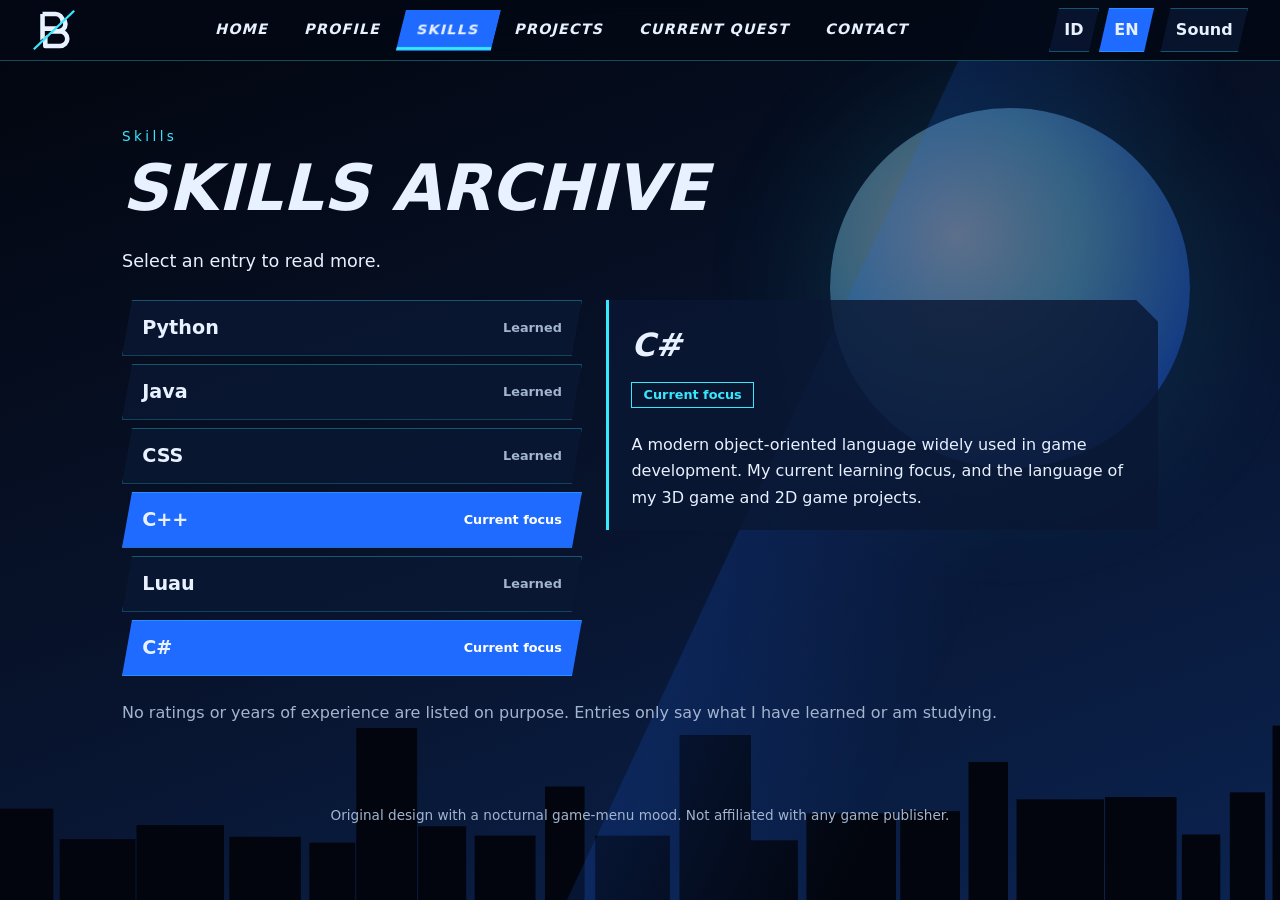
<file: skills.html>
<!doctype html>
<html lang="en"><head><meta charset="utf-8"><meta name="viewport" content="width=device-width,initial-scale=1">
<title>Skills | Gede Brian Adi Mahendra</title>
<meta name="description" content="Portfolio of Gede Brian Adi Mahendra, Computer Engineering student at Telkom University Surabaya.">
<link rel="icon" href="assets/images/logo.svg"><link rel="stylesheet" href="css/style.css">
<script defer src="js/projects.js"></script><script defer src="js/language.js"></script><script defer src="js/transitions.js"></script><script defer src="js/main.js"></script></head>
<body data-page="skills.html" data-title="nav.skills">
<a class="skip" href="#main"><span data-i18n="skip">Skip to content</span></a>
<div class="bg" aria-hidden="true"><div class="moon"></div><svg class="sky" viewBox="0 0 1200 200" preserveAspectRatio="none"><rect x="0" y="122" width="50" height="78"/><rect x="56" y="148" width="71" height="52"/><rect x="128" y="136" width="82" height="64"/><rect x="215" y="146" width="67" height="54"/><rect x="290" y="151" width="43" height="49"/><rect x="334" y="53" width="57" height="147"/><rect x="392" y="137" width="45" height="63"/><rect x="445" y="145" width="57" height="55"/><rect x="511" y="103" width="37" height="97"/><rect x="558" y="145" width="70" height="55"/><rect x="637" y="59" width="67" height="141"/><rect x="704" y="149" width="44" height="51"/><rect x="756" y="126" width="84" height="74"/><rect x="844" y="124" width="56" height="76"/><rect x="908" y="82" width="37" height="118"/><rect x="953" y="114" width="82" height="86"/><rect x="1036" y="112" width="67" height="88"/><rect x="1108" y="144" width="36" height="56"/><rect x="1153" y="108" width="33" height="92"/><rect x="1193" y="51" width="73" height="149"/></svg></div>
<header class="bar"><a class="brand" href="index.html" aria-label="Gede Brian Adi Mahendra"><svg viewBox="0 0 48 48" width="44" height="44" aria-hidden="true"><defs><path id="lb" d="M13 8h14a8 8 0 0 1 0 16H13m0 0h16a8 8 0 0 1 0 16H13V8" fill="none" stroke="#e8f1ff" stroke-width="5" stroke-linejoin="round"/><clipPath id="la"><polygon points="0,0 48,0 48,3 0,43"/></clipPath><clipPath id="lc"><polygon points="0,43 48,3 48,48 0,48"/></clipPath></defs><g clip-path="url(#la)"><use href="#lb" transform="translate(-1.5,-1.5)"/></g><g clip-path="url(#lc)"><use href="#lb" transform="translate(1.5,1.5)"/></g><path d="M2 45L46 3" stroke="#38e8ff" stroke-width="2.5"/></svg></a>
<nav id="nav" aria-label="Main"><a href="index.html" style="--i:0"><span data-i18n="nav.home">Home</span></a><a href="profile.html" style="--i:1"><span data-i18n="nav.profile">Profile</span></a><a href="skills.html" style="--i:2" aria-current="page"><span data-i18n="nav.skills">Skills</span></a><a href="projects.html" style="--i:3"><span data-i18n="nav.projects">Projects</span></a><a href="quest.html" style="--i:4"><span data-i18n="nav.quest">Current Quest</span></a><a href="contact.html" style="--i:5"><span data-i18n="nav.contact">Contact</span></a></nav>
<div class="tools"><div role="group" aria-label="Language" class="lang"><button type="button" data-lang="id" aria-pressed="false">ID</button><button type="button" data-lang="en" aria-pressed="true">EN</button></div>
<button type="button" id="snd" aria-pressed="false"><span data-i18n="snd">Sound</span></button>
<button type="button" id="burger" aria-expanded="false" aria-controls="nav"><span data-i18n="menu">Menu</span></button></div></header>
<main id="main">
<p class="kicker"><span data-i18n="nav.skills">Skills</span></p><h1 class="title"><span data-i18n="skills.title">Skills Archive</span></h1>
<p class="lead"><span data-i18n="skills.hint">Select an entry to read more.</span></p>
<div class="skills"><div class="sklist"><button type="button" class="sk" data-skill="python" data-name="Python" aria-pressed="false" style="--i:0"><span>Python</span><em><span data-i18n="skills.learned">Learned</span></em></button><button type="button" class="sk" data-skill="java" data-name="Java" aria-pressed="false" style="--i:1"><span>Java</span><em><span data-i18n="skills.learned">Learned</span></em></button><button type="button" class="sk" data-skill="css" data-name="CSS" aria-pressed="false" style="--i:2"><span>CSS</span><em><span data-i18n="skills.learned">Learned</span></em></button><button type="button" class="sk" data-skill="cpp" data-name="C++" aria-pressed="true" style="--i:3"><span>C++</span><em><span data-i18n="skills.current">Current focus</span></em></button><button type="button" class="sk" data-skill="luau" data-name="Luau" aria-pressed="false" style="--i:4"><span>Luau</span><em><span data-i18n="skills.learned">Learned</span></em></button><button type="button" class="sk" data-skill="csharp" data-name="C#" aria-pressed="true" style="--i:5"><span>C#</span><em><span data-i18n="skills.current">Current focus</span></em></button></div>
<div class="panel detail" aria-live="polite"><h2 id="sk-name">C#</h2><p class="badge" id="sk-tag" data-i18n="skills.current">Current focus</p><p id="sk-desc" data-i18n="s.csharp">A modern object-oriented language widely used in game development. My current learning focus, and the language of my 3D game and 2D game projects.</p></div></div>
<p class="note"><span data-i18n="skills.note">No ratings or years of experience are listed on purpose. Entries only say what I have learned or am studying.</span></p>
</main>
<footer><p data-i18n="foot">Original design with a nocturnal game-menu mood. Not affiliated with any game publisher.</p></footer>
<dialog id="zoom"><img alt=""><button type="button" onclick="this.parentNode.close()">X</button></dialog>
<div class="wipe" aria-hidden="true"></div>
</body></html>
</file>
<file: css/style.css>
/* Design tokens: edit colors, fonts and spacing here. */
:root{--bg:#050914;--panel:rgba(10,24,52,.82);--blue:#1f6bff;--cyan:#38e8ff;--text:#e8f1ff;--mute:#a3b4cf;--line:rgba(56,232,255,.3);--font:"Bahnschrift","Arial Narrow","Segoe UI",system-ui,sans-serif;--s:clamp(1rem,3vw,2rem)}
*{box-sizing:border-box}
body{margin:0;min-height:100vh;background:linear-gradient(160deg,#02050d,#08142e 55%,#0b2350);color:var(--text);font:1rem/1.65 var(--font);overflow-x:hidden}
a{color:var(--cyan)}img{max-width:100%;height:auto;display:block}
:focus-visible{outline:3px solid var(--cyan);outline-offset:-3px}
.skip{position:absolute;left:-999px;top:0;background:var(--blue);color:#fff;padding:.5rem 1rem;z-index:100}.skip:focus{left:0}
.bg{position:fixed;inset:0;z-index:0;pointer-events:none;overflow:hidden}
.bg::after{content:"";position:absolute;inset:0;background:linear-gradient(115deg,transparent 58%,rgba(31,107,255,.16) 58.1%,transparent 74%)}
.moon{position:absolute;right:7%;top:12%;width:min(38vw,360px);aspect-ratio:1;border-radius:50%;background:radial-gradient(circle at 35% 35%,#f2ffff,#7ddcff 38%,#1f6bff 80%);box-shadow:0 0 120px 30px rgba(56,232,255,.22);opacity:.4;animation:float 14s ease-in-out infinite alternate}
.sky{position:absolute;bottom:0;left:0;width:100%;height:26vh;fill:#02050d}
.bar{position:sticky;top:0;z-index:20;display:flex;align-items:center;gap:1rem;padding:.5rem var(--s);background:rgba(3,8,20,.9);backdrop-filter:blur(8px);border-bottom:1px solid var(--line)}
.brand{font-weight:900;font-style:italic;font-size:1.4rem;letter-spacing:.12em;color:var(--text);text-decoration:none}
.bar nav{display:flex;gap:.25rem;margin-inline:auto}
.bar nav a{position:relative;padding:.5rem 1rem;color:var(--text);text-decoration:none;text-transform:uppercase;letter-spacing:.08em;font-weight:700;font-size:.9rem;transform:skewX(-14deg)}
.bar nav a::after{content:"";position:absolute;left:0;bottom:0;width:100%;height:3px;background:var(--cyan);transform:scaleX(0);transform-origin:left;transition:transform .3s}
.bar nav a:hover::after,.bar nav a[aria-current]::after{transform:scaleX(1)}
.bar nav a[aria-current]{background:var(--blue)}
.tools{display:flex;gap:.4rem;align-items:center}.lang{display:flex}
button,.btn{font:inherit;font-weight:700;color:var(--text);background:rgba(10,24,52,.8);border:1px solid var(--line);padding:.4rem .9rem;min-height:44px;min-width:44px;cursor:pointer;display:inline-flex;align-items:center;justify-content:center;text-decoration:none;clip-path:polygon(10px 0,100% 0,calc(100% - 10px) 100%,0 100%);transition:background .2s,transform .2s}
button:hover,.btn:hover{background:#12306b}
[aria-pressed=true]{background:var(--blue)}
.btn.pri{background:var(--cyan);color:#02101f}.btn.pri:hover{background:#fff}
#burger{display:none}
main{position:relative;z-index:1;max-width:1100px;margin:auto;padding:clamp(1.5rem,5vw,4rem) var(--s) 9rem}
.kicker{color:var(--cyan);letter-spacing:.25em;font-size:.85rem;margin:0 0 .5rem}
.title{font-size:clamp(2rem,6vw,4rem);line-height:1.05;text-transform:uppercase;font-style:italic;font-weight:900;margin:0 0 1.5rem;animation:slide .6s both}
.title.big{font-size:clamp(2.6rem,9vw,6rem)}
.lead{max-width:60ch;color:var(--text);font-size:1.1rem}.mute,.note{color:var(--mute)}
h2{margin:0 0 .6rem;font-size:1.3rem}
.hero{display:grid;grid-template-columns:1.3fr 1fr;gap:2rem;align-items:center;min-height:62vh}
.role{font-size:1.3rem;font-weight:700;margin:0 0 .5rem;color:var(--cyan)}
.focus{border-left:4px solid var(--cyan);padding-left:1rem;margin:1.5rem 0}.focus span{display:block;color:var(--mute);font-size:.85rem}
.menu{display:flex;flex-direction:column;gap:.6rem}
.menu a{display:flex;gap:1rem;align-items:center;padding:.9rem 1.4rem;color:var(--text);text-decoration:none;font-size:1.4rem;font-weight:900;font-style:italic;text-transform:uppercase;background:var(--panel);border-left:4px solid var(--blue);clip-path:polygon(0 0,100% 0,calc(100% - 22px) 100%,0 100%);transition:transform .25s,background .25s,border-color .25s;animation:slide .5s both;animation-delay:calc(var(--i)*80ms + 200ms)}
.menu a b{color:var(--cyan);font-size:.9rem}.menu a:hover,.menu a:focus-visible{transform:translateX(14px);background:var(--blue);border-color:var(--cyan)}
.panel{background:var(--panel);border-left:3px solid var(--cyan);padding:1.2rem 1.4rem;margin:0 0 1rem;clip-path:polygon(0 0,calc(100% - 22px) 0,100% 22px,100% 100%,0 100%)}
.panel p:last-child{margin-bottom:0}
.two{display:grid;grid-template-columns:minmax(0,320px) minmax(0,1fr);gap:2rem}.two.wide{grid-template-columns:minmax(0,1fr) minmax(0,1fr)}
.avatar{margin:0;border:1px solid var(--line);clip-path:polygon(0 0,calc(100% - 30px) 0,100% 30px,100% 100%,30px 100%,0 calc(100% - 30px))}
.meta div{display:grid;grid-template-columns:9rem 1fr;gap:.5rem;padding:.35rem 0;border-bottom:1px solid rgba(56,232,255,.12)}.meta dt{color:var(--mute)}.meta dd{margin:0}
.prose{max-width:62ch;margin:1.2rem 0}
.ticks,.miles{margin:0;padding:0;list-style:none}.ticks li{padding-left:1.4rem;position:relative;margin:.3rem 0}.ticks li::before{content:"";position:absolute;left:0;top:.65em;width:.7rem;height:.35rem;background:var(--cyan);transform:skewX(-30deg)}
.skills{display:grid;grid-template-columns:minmax(0,1fr) minmax(0,1.2fr);gap:1.5rem;margin:1.5rem 0}
.sklist{display:flex;flex-direction:column;gap:.5rem}
.sk{justify-content:space-between;width:100%;font-size:1.2rem;padding:.7rem 1.2rem;animation:slide .4s both;animation-delay:calc(var(--i)*60ms)}.sk em{font-style:normal;font-size:.8rem;color:var(--mute)}.sk[aria-pressed=true] em{color:#fff}
.detail{align-self:start}.detail h2{font-size:2rem;font-style:italic}
.badge{display:inline-block;padding:.1rem .7rem;border:1px solid var(--cyan);color:var(--cyan);font-size:.8rem;font-weight:700;margin:0 0 .5rem}.badge.live{background:var(--cyan);color:#02101f}
.grid{display:grid;grid-template-columns:repeat(auto-fill,minmax(min(100%,290px),1fr));gap:1.2rem}
.card{position:relative;display:block;background:var(--panel);color:var(--text);text-decoration:none;border:1px solid var(--line);clip-path:polygon(0 0,calc(100% - 24px) 0,100% 24px,100% 100%,0 100%);transition:transform .25s,border-color .25s,box-shadow .25s;animation:slide .5s both;animation-delay:calc(var(--i)*70ms)}
.card::after{content:"";position:absolute;left:0;bottom:0;height:4px;width:100%;background:var(--cyan);transform:scaleX(0);transform-origin:left;transition:transform .35s}
.card:hover,.card:focus-visible{transform:translateY(-4px) scale(1.015);border-color:var(--cyan)}.card:hover::after,.card:focus-visible::after{transform:scaleX(1)}
.card img{aspect-ratio:16/10;width:100%;object-fit:cover}
.cb{padding:1rem 1.2rem 1.3rem}.cb h2{font-size:1.25rem;margin:.4rem 0}.cb p{color:var(--mute);margin:0 0 .8rem}
.num{color:var(--cyan);font-weight:900;font-style:italic;margin-right:.6rem}.cat{font-size:.85rem;color:var(--mute)}.cb .badge{margin-left:.6rem}
.open{color:var(--cyan);font-weight:700}.card.soc{padding:1.3rem}.soc h2{font-size:1.6rem;font-style:italic}.soc p{margin:0 0 1rem;color:var(--mute)}
.card.off{cursor:default;opacity:.8}.card.off:hover{transform:none}.card.off .open{color:var(--mute)}
.shot{margin:0}.shot img{aspect-ratio:16/10;object-fit:cover;width:100%;border:1px solid var(--line)}.shot figcaption{font-size:.85rem;color:var(--mute);margin-top:.4rem}
.pager{display:flex;justify-content:space-between;gap:1rem;flex-wrap:wrap;margin-top:2rem}
.miles li{display:flex;gap:.8rem;align-items:center;padding:.5rem 0;color:var(--mute)}.miles i{width:.9rem;height:.9rem;border:2px solid var(--line);transform:rotate(45deg)}
.ind{height:10px;background:rgba(56,232,255,.12);overflow:hidden;margin:.6rem 0}.ind span{display:block;height:100%;width:30%;background:linear-gradient(90deg,var(--blue),var(--cyan));animation:run 2.4s ease-in-out infinite alternate}
.main-quest{border-left-width:6px}.main-quest h2{font-size:clamp(1.5rem,4vw,2.4rem);font-style:italic}
footer{position:relative;z-index:1;text-align:center;color:var(--mute);font-size:.85rem;padding:0 1rem 2rem;margin-top:-6rem}
#zoom{background:#000;border:1px solid var(--cyan);max-width:92vw;padding:.5rem}#zoom::backdrop{background:rgba(0,0,0,.8)}
.wipe{position:fixed;inset:0 -30%;z-index:99;pointer-events:none;background:linear-gradient(90deg,var(--blue),var(--cyan));transform:translateX(-110%) skewX(-18deg);animation:wout .6s ease both}
.leaving .wipe{animation:win .38s ease both}
@keyframes wout{from{transform:translateX(0) skewX(-18deg)}to{transform:translateX(110%) skewX(-18deg)}}
@keyframes win{from{transform:translateX(-110%) skewX(-18deg)}to{transform:translateX(0) skewX(-18deg)}}
@keyframes slide{from{opacity:0;transform:translateX(-24px)}to{opacity:1;transform:none}}
@keyframes float{to{transform:translateY(24px)}}@keyframes run{to{margin-left:70%}}
@media (max-width:860px){
 #burger{display:inline-flex}.tools{margin-left:auto}
 .bar nav{display:none;position:absolute;top:100%;left:0;right:0;flex-direction:column;background:#030814;padding:.8rem var(--s);border-bottom:1px solid var(--line)}.bar nav.open{display:flex}
 .bar nav a{transform:none;padding:.9rem 1rem}
 .hero,.two,.two.wide,.skills{grid-template-columns:1fr}.hero{min-height:0}.avatar{max-width:260px}.meta div{grid-template-columns:1fr;gap:0}
}
@media (max-width:420px){.tools{margin-left:0;width:100%;justify-content:space-between}}
@media (prefers-reduced-motion:reduce){*,*::before,*::after{animation:none!important;transition:none!important}}

.brand{display:flex;transition:transform .25s}.brand:hover{transform:rotate(-6deg)}.brand svg{display:block}
/* Avatar frame: the frame hugs the photo (no stretch) and any photo is cropped to 4:5. */
.avatar{align-self:start}
.avatar img{width:100%;aspect-ratio:4/5;object-fit:cover;object-position:center top}
</file>
